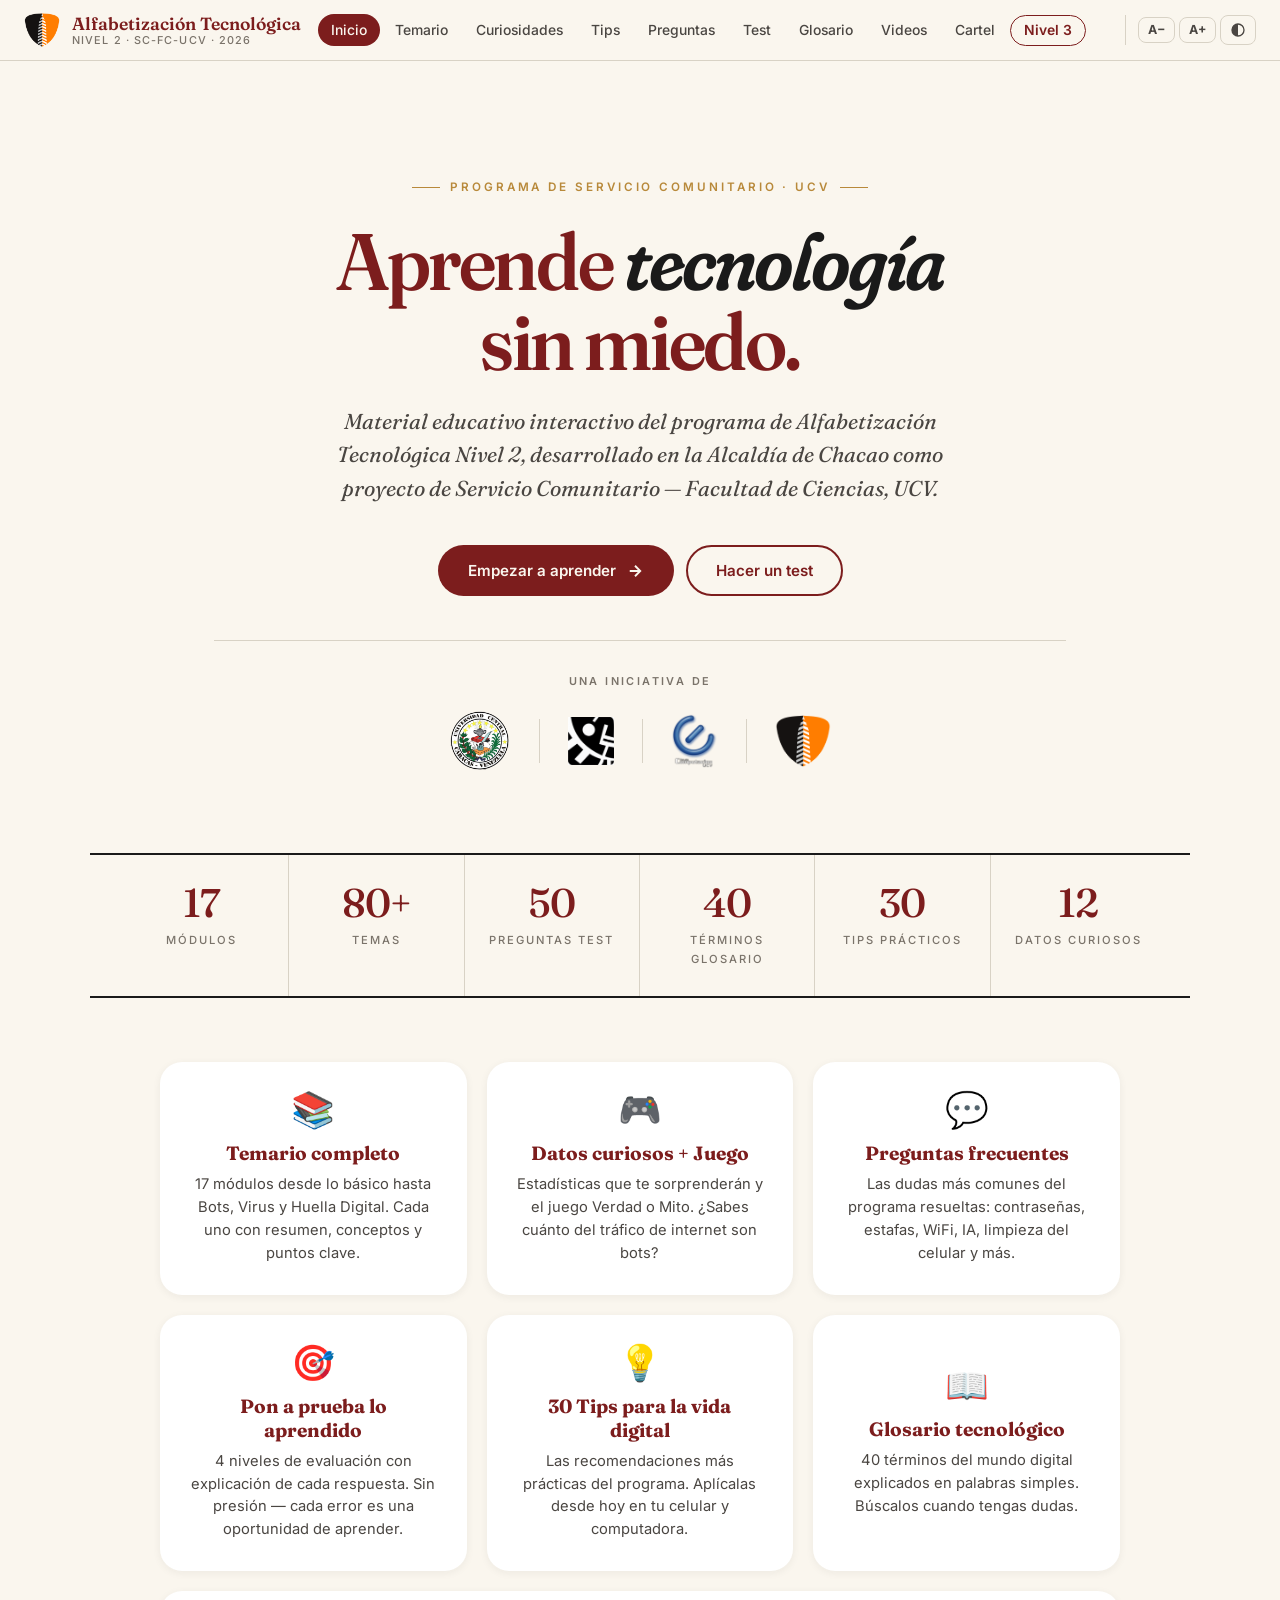
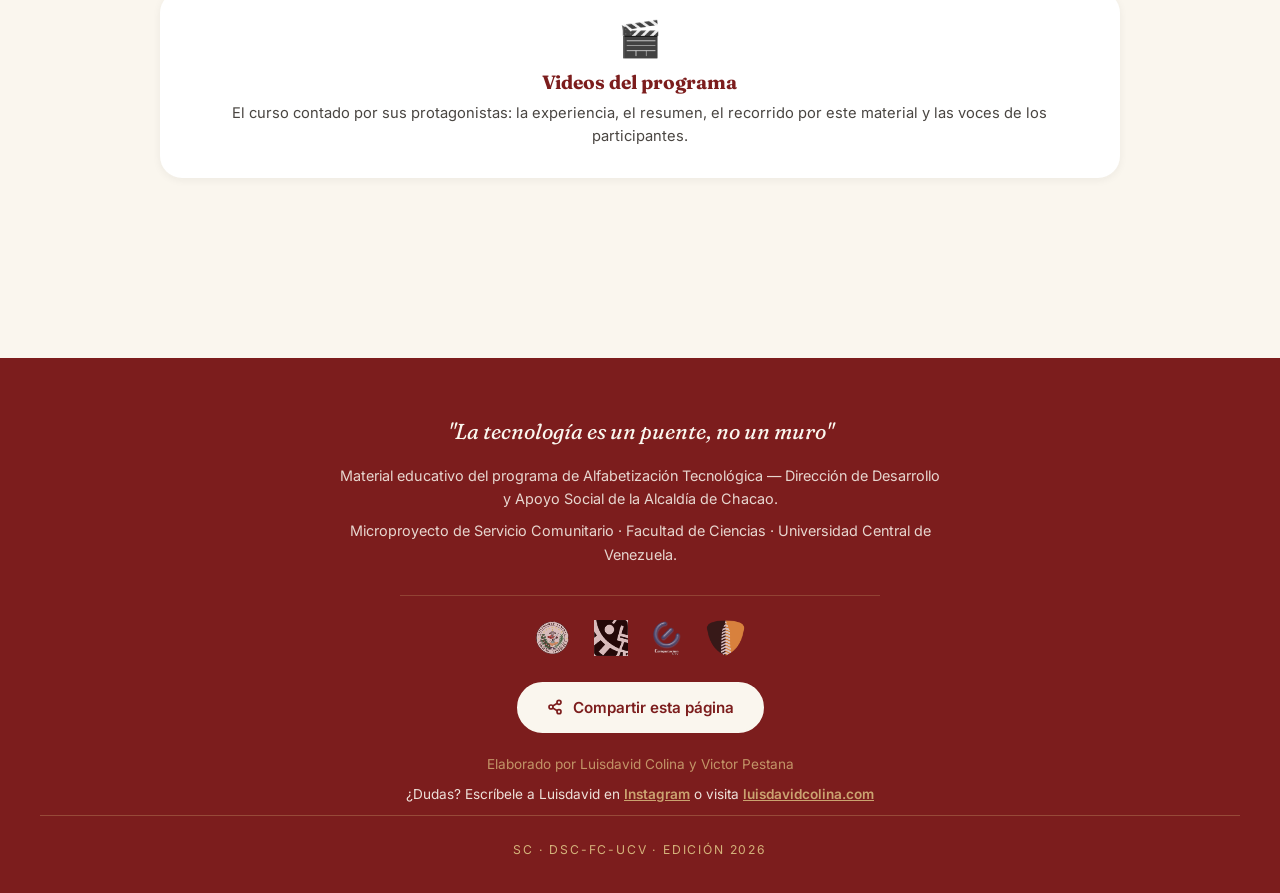
<file: index.html>
<!DOCTYPE html>
<html lang="es">
<head>
<meta charset="UTF-8">
<meta name="viewport" content="width=device-width, initial-scale=1.0">
<meta name="description" content="Material educativo interactivo del programa de Alfabetización Tecnológica Nivel 2 — Alcaldía de Chacao · UCV">
<title>Alfabetización Tecnológica · Nivel 2 · Material Educativo</title>
<link rel="canonical" href="https://alfabetizacion.luisdavidcolina.com/">
<meta name="theme-color" content="#7C1D1D">

<!-- Vista previa al compartir el enlace (WhatsApp, Facebook, Instagram, X) -->
<meta property="og:type" content="website">
<meta property="og:locale" content="es_VE">
<meta property="og:site_name" content="Alfabetización Tecnológica · UCV">
<meta property="og:title" content="Aprende tecnología sin miedo · Alfabetización Tecnológica">
<meta property="og:description" content="Material interactivo del programa de Alfabetización Tecnológica en la Alcaldía de Chacao. Temario, tips, tests, glosario y videos. Libre y gratis.">
<meta property="og:url" content="https://alfabetizacion.luisdavidcolina.com/">
<meta property="og:image" content="https://alfabetizacion.luisdavidcolina.com/assets/og-imagen.jpg">
<meta property="og:image:width" content="1200">
<meta property="og:image:height" content="630">
<meta property="og:image:alt" content="Aprende tecnología sin miedo. Material interactivo de Alfabetización Tecnológica.">
<meta name="twitter:card" content="summary_large_image">
<meta name="twitter:title" content="Aprende tecnología sin miedo · Alfabetización Tecnológica">
<meta name="twitter:description" content="Material interactivo del programa de Alfabetización Tecnológica en la Alcaldía de Chacao. Libre y gratis.">
<meta name="twitter:image" content="https://alfabetizacion.luisdavidcolina.com/assets/og-imagen.jpg">

<!-- Ícono y "agregar a pantalla de inicio" -->
<link rel="icon" href="assets/iconos/favicon.ico" sizes="32x32">
<link rel="icon" type="image/png" href="assets/iconos/icono-192.png" sizes="192x192">
<link rel="apple-touch-icon" href="assets/iconos/icono-180.png">
<link rel="manifest" href="manifest.webmanifest">
<link rel="preconnect" href="https://fonts.googleapis.com">
<link rel="preconnect" href="https://fonts.gstatic.com" crossorigin>
<link href="https://fonts.googleapis.com/css2?family=Fraunces:opsz,wght,SOFT,WONK@9..144,300..900,30..100,0..1&family=Inter:wght@300;400;500;600;700;800&display=swap" rel="stylesheet">
<link rel="stylesheet" href="css/styles.css">
</head>
<body>

<!-- Skip nav link (accesibilidad) -->
<a href="#main-content" class="skip-link">Saltar al contenido principal</a>

<!-- ============================== HEADER ============================== -->
<header class="header" role="banner">
  <div class="header-inner">
    <div class="brand" role="img" aria-label="Alfabetización Tecnológica — Material Educativo">
      <a href="index.html#section-inicio" class="brand-link" aria-label="Ir al inicio">
        <img src="assets/chacao.png" alt="" class="brand-icon" aria-hidden="true">
      </a>
      <div class="brand-text">
        Alfabetización Tecnológica
        <small><span id="brand-nivel">Nivel 2</span> · SC-FC-UCV · 2026</small>
      </div>
    </div>

    <button class="menu-toggle" id="menu-toggle" aria-expanded="false" aria-controls="nav" aria-label="Abrir menú de navegación">
      <svg width="24" height="24" viewBox="0 0 24 24" fill="none" stroke="currentColor" stroke-width="2.5" aria-hidden="true">
        <line x1="3" y1="6" x2="21" y2="6"/>
        <line x1="3" y1="12" x2="21" y2="12"/>
        <line x1="3" y1="18" x2="21" y2="18"/>
      </svg>
    </button>

    <!-- Un grupo por nivel. Al cambiar de nivel, los botones del otro se recogen en su botón "Nivel N" -->
    <nav class="nav sin-animacion" id="nav" data-nivel="2" role="navigation" aria-label="Navegación principal">
      <div class="nav-grupo" data-grupo="2">
        <button class="nav-nivel" data-nivel-ir="2">Nivel 2</button>
        <button class="nav-btn active" data-section="inicio" aria-current="page">Inicio</button>
        <button class="nav-btn" data-section="temario">Temario</button>
        <button class="nav-btn" data-section="curiosidades">Curiosidades</button>
        <button class="nav-btn" data-section="tips">Tips</button>
        <button class="nav-btn" data-section="faq">Preguntas</button>
        <button class="nav-btn" data-section="test">Test</button>
        <button class="nav-btn" data-section="glosario">Glosario</button>
        <button class="nav-btn" data-section="videos">Videos</button>
        <button class="nav-btn" data-section="cartel">Cartel</button>
      </div>
      <div class="nav-grupo" data-grupo="3">
        <button class="nav-nivel" data-nivel-ir="3">Nivel 3</button>
        <button class="nav-btn" data-section="nivel3">Temario</button>
      </div>
    </nav>

    <div class="header-tools" role="toolbar" aria-label="Herramientas de accesibilidad">
      <button class="tool-btn" id="font-decrease" aria-label="Reducir tamaño de texto" title="Texto más pequeño">A−</button>
      <button class="tool-btn" id="font-increase" aria-label="Aumentar tamaño de texto" title="Texto más grande">A+</button>
      <button class="tool-btn" id="contrast-toggle" aria-label="Activar modo alto contraste" aria-pressed="false" title="Alto contraste">
        <svg width="16" height="16" viewBox="0 0 24 24" fill="currentColor" aria-hidden="true"><path d="M12 2a10 10 0 1 0 0 20A10 10 0 0 0 12 2zm0 18V4a8 8 0 0 1 0 16z"/></svg>
      </button>
    </div>
  </div>
</header>

<!-- ============================== MAIN ============================== -->
<main id="main-content">

  <!-- ---- INICIO ---- -->
  <section class="section active" id="section-inicio" aria-label="Inicio">

    <div class="hero">
      <div class="hero-eyebrow" aria-hidden="true">Programa de Servicio Comunitario · UCV</div>
      <h1>Aprende <em>tecnología</em><br>sin miedo.</h1>
      <p class="hero-sub">
        Material educativo interactivo del programa de Alfabetización Tecnológica Nivel 2, desarrollado en la Alcaldía de Chacao como proyecto de Servicio Comunitario — Facultad de Ciencias, UCV.
      </p>
      <div class="hero-ctas">
        <button class="cta cta-primary" data-goto="temario">
          Empezar a aprender
          <svg width="18" height="18" viewBox="0 0 24 24" fill="none" stroke="currentColor" stroke-width="2.5" aria-hidden="true"><path d="M5 12h14M12 5l7 7-7 7"/></svg>
        </button>
        <button class="cta cta-secondary" data-goto="test">Hacer un test</button>
      </div>

      <div class="hero-instituciones" role="region" aria-label="Instituciones participantes">
        <span class="hero-inst-label">Una iniciativa de</span>
        <div class="hero-logos">
          <img src="assets/uni.png"    alt="Universidad Central de Venezuela" class="hero-logo hero-logo--ucv">
          <div class="hero-logos-sep" aria-hidden="true"></div>
          <img src="assets/facu.png"   alt="Facultad de Ciencias UCV"         class="hero-logo hero-logo--facu">
          <div class="hero-logos-sep" aria-hidden="true"></div>
          <img src="assets/escuela.png" alt="Escuela de Computación UCV"      class="hero-logo hero-logo--escuela">
          <div class="hero-logos-sep" aria-hidden="true"></div>
          <img src="assets/chacao.png" alt="Alcaldía de Chacao"               class="hero-logo hero-logo--chacao">
        </div>
      </div>
    </div>

    <div class="stats" id="stats-bar" role="region" aria-label="Estadísticas del curso"></div>

    <div class="inicio-cards" id="inicio-cards" role="list"></div>

  </section>

  <!-- ---- TEMARIO ---- -->
  <section class="section" id="section-temario" aria-label="Temario completo">
    <h2 class="section-title">Temario completo</h2>
    <p class="section-sub">Diecisiete módulos que recorren todo el programa: desde encender el computador hasta entender los Bots y tu Huella Digital. Toca cada tarjeta para ver el contenido detallado.</p>
    <div class="progress-banner" id="progress-banner" role="status" aria-live="polite"></div>
    <div class="modulos" id="modulos-container" role="list"></div>

    <div class="laminas-panel" aria-label="Láminas del curso">
      <div class="laminas-header">
        <svg width="22" height="22" viewBox="0 0 24 24" fill="none" stroke="currentColor" stroke-width="2" aria-hidden="true"><path d="M14 2H6a2 2 0 0 0-2 2v16a2 2 0 0 0 2 2h12a2 2 0 0 0 2-2V8z"/><polyline points="14 2 14 8 20 8"/><line x1="16" y1="13" x2="8" y2="13"/><line x1="16" y1="17" x2="8" y2="17"/><polyline points="10 9 9 9 8 9"/></svg>
        <h3>Láminas del curso</h3>
      </div>
      <p class="laminas-sub">Documentos PDF originales utilizados en clases — disponibles para descargar o consultar.</p>
      <ul class="laminas-list">
        <li><a class="lamina-link" href="laminas/Modulo%201%20Nivel%202%20SC.pdf%20(1).pdf" target="_blank" rel="noopener">
          <svg width="16" height="16" viewBox="0 0 24 24" fill="none" stroke="currentColor" stroke-width="2" aria-hidden="true"><path d="M14 2H6a2 2 0 0 0-2 2v16a2 2 0 0 0 2 2h12a2 2 0 0 0 2-2V8z"/><polyline points="14 2 14 8 20 8"/></svg>
          Módulo 1 — Office: Word, Excel, PowerPoint <span class="lamina-peso">PDF · 10 MB</span>
        </a></li>
        <li><a class="lamina-link" href="laminas/NIVEL%202_CLASES.pdf" target="_blank" rel="noopener">
          <svg width="16" height="16" viewBox="0 0 24 24" fill="none" stroke="currentColor" stroke-width="2" aria-hidden="true"><path d="M14 2H6a2 2 0 0 0-2 2v16a2 2 0 0 0 2 2h12a2 2 0 0 0 2-2V8z"/><polyline points="14 2 14 8 20 8"/></svg>
          Contraseñas e Inteligencia Artificial <span class="lamina-peso">PDF · 7 MB</span>
        </a></li>
        <li><a class="lamina-link" href="laminas/Entendiendo%20el%20WiFi%20en%20Casa.pdf" target="_blank" rel="noopener">
          <svg width="16" height="16" viewBox="0 0 24 24" fill="none" stroke="currentColor" stroke-width="2" aria-hidden="true"><path d="M14 2H6a2 2 0 0 0-2 2v16a2 2 0 0 0 2 2h12a2 2 0 0 0 2-2V8z"/><polyline points="14 2 14 8 20 8"/></svg>
          Entendiendo el WiFi en Casa <span class="lamina-peso">PDF · 2 MB</span>
        </a></li>
        <li><a class="lamina-link" href="laminas/Entendiendo%20el%20Modo%20Inc%C3%B3gnito%20para%20Adultos%20Mayores.pdf" target="_blank" rel="noopener">
          <svg width="16" height="16" viewBox="0 0 24 24" fill="none" stroke="currentColor" stroke-width="2" aria-hidden="true"><path d="M14 2H6a2 2 0 0 0-2 2v16a2 2 0 0 0 2 2h12a2 2 0 0 0 2-2V8z"/><polyline points="14 2 14 8 20 8"/></svg>
          Modo Incógnito <span class="lamina-peso">PDF · 2 MB</span>
        </a></li>
        <li><a class="lamina-link" href="laminas/La%20Internet%20de%20las%20Cosas%20(IoT).pdf" target="_blank" rel="noopener">
          <svg width="16" height="16" viewBox="0 0 24 24" fill="none" stroke="currentColor" stroke-width="2" aria-hidden="true"><path d="M14 2H6a2 2 0 0 0-2 2v16a2 2 0 0 0 2 2h12a2 2 0 0 0 2-2V8z"/><polyline points="14 2 14 8 20 8"/></svg>
          Internet de las Cosas (IoT) <span class="lamina-peso">PDF · 3 MB</span>
        </a></li>
        <li><a class="lamina-link" href="laminas/Introducci%C3%B3n%20al%20E-commerce%20Seguro.pdf" target="_blank" rel="noopener">
          <svg width="16" height="16" viewBox="0 0 24 24" fill="none" stroke="currentColor" stroke-width="2" aria-hidden="true"><path d="M14 2H6a2 2 0 0 0-2 2v16a2 2 0 0 0 2 2h12a2 2 0 0 0 2-2V8z"/><polyline points="14 2 14 8 20 8"/></svg>
          Introducción al E-commerce Seguro <span class="lamina-peso">PDF · 3 MB</span>
        </a></li>
        <li><a class="lamina-link" href="laminas/Todo%20sobre%20Virus%20Inform%C3%A1ticos%20(1).pdf" target="_blank" rel="noopener">
          <svg width="16" height="16" viewBox="0 0 24 24" fill="none" stroke="currentColor" stroke-width="2" aria-hidden="true"><path d="M14 2H6a2 2 0 0 0-2 2v16a2 2 0 0 0 2 2h12a2 2 0 0 0 2-2V8z"/><polyline points="14 2 14 8 20 8"/></svg>
          Todo sobre Virus Informáticos <span class="lamina-peso">PDF · 3 MB</span>
        </a></li>
        <li><a class="lamina-link" href="laminas/La%20Revoluci%C3%B3n%20de%20los%20Bots.pdf" target="_blank" rel="noopener">
          <svg width="16" height="16" viewBox="0 0 24 24" fill="none" stroke="currentColor" stroke-width="2" aria-hidden="true"><path d="M14 2H6a2 2 0 0 0-2 2v16a2 2 0 0 0 2 2h12a2 2 0 0 0 2-2V8z"/><polyline points="14 2 14 8 20 8"/></svg>
          La Revolución de los Bots <span class="lamina-peso">PDF · 2 MB</span>
        </a></li>
        <li><a class="lamina-link" href="laminas/Obsolescencia%20Programada.pdf" target="_blank" rel="noopener">
          <svg width="16" height="16" viewBox="0 0 24 24" fill="none" stroke="currentColor" stroke-width="2" aria-hidden="true"><path d="M14 2H6a2 2 0 0 0-2 2v16a2 2 0 0 0 2 2h12a2 2 0 0 0 2-2V8z"/><polyline points="14 2 14 8 20 8"/></svg>
          Obsolescencia Programada <span class="lamina-peso">PDF · 2 MB</span>
        </a></li>
        <li><a class="lamina-link" href="laminas/Publicidad%20Digital%20para%20Adultos%20Mayores.pdf" target="_blank" rel="noopener">
          <svg width="16" height="16" viewBox="0 0 24 24" fill="none" stroke="currentColor" stroke-width="2" aria-hidden="true"><path d="M14 2H6a2 2 0 0 0-2 2v16a2 2 0 0 0 2 2h12a2 2 0 0 0 2-2V8z"/><polyline points="14 2 14 8 20 8"/></svg>
          Publicidad Digital <span class="lamina-peso">PDF · 2 MB</span>
        </a></li>
        <li><a class="lamina-link" href="laminas/Huella%20Digital%20y%20Derecho%20al%20Olvido.pdf" target="_blank" rel="noopener">
          <svg width="16" height="16" viewBox="0 0 24 24" fill="none" stroke="currentColor" stroke-width="2" aria-hidden="true"><path d="M14 2H6a2 2 0 0 0-2 2v16a2 2 0 0 0 2 2h12a2 2 0 0 0 2-2V8z"/><polyline points="14 2 14 8 20 8"/></svg>
          Huella Digital y Derecho al Olvido <span class="lamina-peso">PDF · 2 MB</span>
        </a></li>
        <li><a class="lamina-link" href="laminas/Gu%C3%ADa%20de%20Limpieza%20Total%20del%20Celular.pdf" target="_blank" rel="noopener">
          <svg width="16" height="16" viewBox="0 0 24 24" fill="none" stroke="currentColor" stroke-width="2" aria-hidden="true"><path d="M14 2H6a2 2 0 0 0-2 2v16a2 2 0 0 0 2 2h12a2 2 0 0 0 2-2V8z"/><polyline points="14 2 14 8 20 8"/></svg>
          Guía de Limpieza Total del Celular <span class="lamina-peso">PDF · 2 MB</span>
        </a></li>
      </ul>
    </div>

  </section>

  <!-- ---- CURIOSIDADES ---- -->
  <section class="section" id="section-curiosidades" aria-label="Datos curiosos y juego">
    <h2 class="section-title">Datos que te sorprenderán</h2>
    <p class="section-sub">Estadísticas reales del mundo digital que quizás no conocías — y un juego para poner a prueba lo que sabes.</p>

    <div class="tabs-bar" role="tablist" aria-label="Secciones de Curiosidades">
      <button class="tab-btn active" role="tab" aria-selected="true" data-tab="datos" aria-controls="tab-datos">📊 Datos Curiosos</button>
      <button class="tab-btn" role="tab" aria-selected="false" data-tab="verdad-mito" aria-controls="tab-verdad-mito">🎮 Verdad o Mito</button>
    </div>

    <div id="tab-datos" role="tabpanel" aria-label="Datos curiosos">
      <div class="filtros-curiosidades" role="group" aria-label="Filtrar por tema"></div>
      <div class="curiosidades-grid" id="curiosidades-container"></div>
    </div>

    <div id="tab-verdad-mito" role="tabpanel" aria-label="Juego Verdad o Mito" hidden>
      <div class="verdad-mito-intro">
        <p>¿Es esto verdad o es un mito? Toca cada tarjeta para descubrirlo.</p>
        <div class="vm-score" id="vm-score" aria-live="polite"></div>
      </div>
      <div class="vm-grid" id="vm-container" role="list"></div>
      <div class="vm-reset" id="vm-reset" hidden>
        <button class="cta cta-primary" id="vm-reset-btn">Volver a jugar</button>
      </div>
    </div>
  </section>

  <!-- ---- TIPS ---- -->
  <section class="section" id="section-tips" aria-label="Tips prácticos">
    <h2 class="section-title">30 Tips que cambiarán tu vida digital</h2>
    <p class="section-sub">Las recomendaciones más importantes del programa, condensadas para que las apliques desde hoy.</p>
    <div class="tips-filtros" role="group" aria-label="Filtrar tips"></div>
    <div id="tips-container" role="list"></div>
  </section>

  <!-- ---- FAQ ---- -->
  <section class="section" id="section-faq" aria-label="Preguntas frecuentes">
    <h2 class="section-title">Preguntas Frecuentes</h2>
    <p class="section-sub">Las dudas más comunes que surgieron durante el programa, resueltas con claridad y sin tecnicismos.</p>

    <div class="faq-categoria" role="group" aria-label="Filtrar por categoría">
      <button class="cat-btn active" data-cat="todas">Todas</button>
      <button class="cat-btn" data-cat="basico">Lo Básico</button>
      <button class="cat-btn" data-cat="seguridad">Seguridad</button>
      <button class="cat-btn" data-cat="internet">Internet y Redes</button>
      <button class="cat-btn" data-cat="ia">IA y Futuro</button>
      <button class="cat-btn" data-cat="celular">Celular</button>
    </div>

    <div class="search-wrap" role="search">
      <label for="faq-search" class="sr-only">Buscar en preguntas frecuentes</label>
      <svg class="search-icon" width="20" height="20" viewBox="0 0 24 24" fill="none" stroke="currentColor" stroke-width="2" aria-hidden="true"><circle cx="11" cy="11" r="8"/><path d="M21 21l-4.35-4.35"/></svg>
      <input type="search" class="search-input" id="faq-search" placeholder="Busca una pregunta..." autocomplete="off">
    </div>

    <div class="faq-list" id="faq-list" role="list" aria-live="polite"></div>
  </section>

  <!-- ---- TEST ---- -->
  <section class="section" id="section-test" aria-label="Tests interactivos">
    <h2 class="section-title">Test Interactivo</h2>
    <p class="section-sub">Pon a prueba lo aprendido. Cada respuesta te explica por qué es correcta o incorrecta. ¡No te preocupes si te equivocas!</p>

    <div class="test-wrap">
      <div id="test-seleccion"></div>
      <div class="test-progreso" id="test-progreso" aria-live="polite"></div>
    </div>
  </section>

  <!-- ---- GLOSARIO ---- -->
  <section class="section" id="section-glosario" aria-label="Glosario tecnológico">
    <h2 class="section-title">Glosario Tecnológico</h2>
    <p class="section-sub">40 términos del mundo digital explicados en palabras simples. Búscalos por letra o por nombre.</p>

    <div class="search-wrap" role="search">
      <label for="glosario-search" class="sr-only">Buscar término en glosario</label>
      <svg class="search-icon" width="20" height="20" viewBox="0 0 24 24" fill="none" stroke="currentColor" stroke-width="2" aria-hidden="true"><circle cx="11" cy="11" r="8"/><path d="M21 21l-4.35-4.35"/></svg>
      <input type="search" class="search-input" id="glosario-search" placeholder="Busca un término..." autocomplete="off">
    </div>

    <div class="az-filter" id="az-filter" role="group" aria-label="Filtrar por letra"></div>
    <div class="glosario-grid" id="glosario-container" role="list" aria-live="polite"></div>
  </section>

  <!-- ---- VIDEOS ---- -->
  <section class="section" id="section-videos" aria-label="Videos del programa">
    <h2 class="section-title">Videos del programa</h2>
    <p class="section-sub">El curso contado en primera persona: cómo se vivió, qué se aprendió y cómo usar este material. Toca un video para verlo aquí mismo.</p>
    <div class="videos-grid" role="list">
      <article class="video-card" role="listitem">
        <button class="video-play" data-video="BWZ9e9ob7ZA" aria-label="Reproducir el video: Mi experiencia">
          <img src="https://i.ytimg.com/vi/BWZ9e9ob7ZA/hqdefault.jpg" alt="" loading="lazy">
          <span class="video-icono" aria-hidden="true"><svg width="30" height="30" viewBox="0 0 24 24" fill="currentColor"><path d="M8 5v14l11-7z"/></svg></span>
        </button>
        <div class="video-info">
          <h3>Mi experiencia</h3>
          <p>Luisdavid cuenta lo que le dejó el programa y a quiénes quiere agradecer.</p>
          <a href="https://youtube.com/shorts/BWZ9e9ob7ZA" target="_blank" rel="noopener">Ver en YouTube</a>
        </div>
      </article>
      <article class="video-card" role="listitem">
        <button class="video-play" data-video="G0kb4sAjSRo" aria-label="Reproducir el video: El programa en un minuto">
          <img src="https://i.ytimg.com/vi/G0kb4sAjSRo/hqdefault.jpg" alt="" loading="lazy">
          <span class="video-icono" aria-hidden="true"><svg width="30" height="30" viewBox="0 0 24 24" fill="currentColor"><path d="M8 5v14l11-7z"/></svg></span>
        </button>
        <div class="video-info">
          <h3>El programa en un minuto</h3>
          <p>Objetivos, temas y resultados del curso, con subtítulos.</p>
          <a href="https://youtube.com/shorts/G0kb4sAjSRo" target="_blank" rel="noopener">Ver en YouTube</a>
        </div>
      </article>
      <article class="video-card" role="listitem">
        <button class="video-play" data-video="2xnCTKlc8nM" aria-label="Reproducir el video: Así funciona este material">
          <img src="https://i.ytimg.com/vi/2xnCTKlc8nM/hqdefault.jpg" alt="" loading="lazy">
          <span class="video-icono" aria-hidden="true"><svg width="30" height="30" viewBox="0 0 24 24" fill="currentColor"><path d="M8 5v14l11-7z"/></svg></span>
        </button>
        <div class="video-info">
          <h3>Así funciona este material</h3>
          <p>Un recorrido por esta página: temario, tips, tests y más.</p>
          <a href="https://youtube.com/shorts/2xnCTKlc8nM" target="_blank" rel="noopener">Ver en YouTube</a>
        </div>
      </article>
      <article class="video-card" role="listitem">
        <button class="video-play" data-video="OjBh6FYxokQ" aria-label="Reproducir el video: Voces de los participantes">
          <img src="https://i.ytimg.com/vi/OjBh6FYxokQ/hqdefault.jpg" alt="" loading="lazy">
          <span class="video-icono" aria-hidden="true"><svg width="30" height="30" viewBox="0 0 24 24" fill="currentColor"><path d="M8 5v14l11-7z"/></svg></span>
        </button>
        <div class="video-info">
          <h3>Voces de los participantes</h3>
          <p>Néstor y Jennie cuentan cómo vivieron el curso.</p>
          <a href="https://youtube.com/shorts/OjBh6FYxokQ" target="_blank" rel="noopener">Ver en YouTube</a>
        </div>
      </article>
    </div>
  </section>

  <!-- ---- CARTEL ---- -->
  <section class="section" id="section-cartel" aria-label="Cartel del programa">
    <h2 class="section-title">Cartel del programa</h2>
    <p class="section-sub">Resumen visual del programa de Alfabetización Tecnológica Nivel 2 — Alcaldía de Chacao · UCV.</p>

    <div class="cartel-showcase">
      <div class="cartel-preview">
        <a href="cartel/Cartel_Digital_Luisdavid_Colina.pdf" target="_blank" rel="noopener" aria-label="Ver cartel en PDF">
          <img src="cartel/Cartel_Digital_Luisdavid_Colina.jpg" alt="Cartel del programa de Alfabetización Tecnológica" class="cartel-img">
          <div class="cartel-overlay" aria-hidden="true">
            <svg width="28" height="28" viewBox="0 0 24 24" fill="none" stroke="currentColor" stroke-width="2"><path d="M1 12s4-8 11-8 11 8 11 8-4 8-11 8-11-8-11-8z"/><circle cx="12" cy="12" r="3"/></svg>
            Ver en PDF
          </div>
        </a>
      </div>
      <div class="cartel-info">
        <h3 class="cartel-titulo">Cartel Digital</h3>
        <p class="cartel-desc">Diseñado como material de divulgación del programa. Toca la imagen para verlo en pantalla completa o descárgalo en el formato que prefieras.</p>
        <div class="cartel-btns">
          <a class="cta cta-primary" href="cartel/Cartel_Digital_Luisdavid_Colina.pdf" target="_blank" rel="noopener">
            <svg width="16" height="16" viewBox="0 0 24 24" fill="none" stroke="currentColor" stroke-width="2.5" aria-hidden="true"><path d="M14 2H6a2 2 0 0 0-2 2v16a2 2 0 0 0 2 2h12a2 2 0 0 0 2-2V8z"/><polyline points="14 2 14 8 20 8"/></svg>
            Ver PDF
          </a>
          <a class="cta cta-secondary" href="cartel/Cartel_Digital_Luisdavid_Colina.jpg" download>
            <svg width="16" height="16" viewBox="0 0 24 24" fill="none" stroke="currentColor" stroke-width="2.5" aria-hidden="true"><path d="M21 15v4a2 2 0 0 1-2 2H5a2 2 0 0 1-2-2v-4"/><polyline points="7 10 12 15 17 10"/><line x1="12" y1="15" x2="12" y2="3"/></svg>
            Descargar imagen
          </a>
        </div>
      </div>
    </div>
  </section>

  <!-- ---- NIVEL 3 ---- -->
  <section class="section" id="section-nivel3" aria-label="Temario del Nivel 3">
    <h2 class="section-title">Temario del Nivel 3</h2>
    <p class="section-sub">Emprendimiento digital: cada módulo es una clase, con su paso a paso y las láminas que usamos. Toca cada tarjeta para ver el contenido detallado.</p>
    <p class="nivel-aviso">🛠️ <strong>Curso en desarrollo.</strong> Iremos sumando módulos a medida que avancen las clases.</p>
    <p class="nivel-aviso">📝 <strong>Tarea: tu primer video vertical.</strong> Edítalo con Edits y publícalo en Instagram y TikTok. Se entrega el 24 de noviembre, en clase.
      <a href="laminas/nivel3/tarea-primer-video-vertical.pdf" target="_blank" rel="noopener">Ver la guía de la tarea (PDF · 1.5 MB)</a></p>
    <div class="progress-banner" id="progress-banner-n3" role="status" aria-live="polite"></div>
    <div class="modulos" id="modulos-container-n3" role="list"></div>
  </section>

</main>

<!-- ============================== FOOTER ============================== -->
<footer class="footer" role="contentinfo">
  <div class="footer-inner">
    <div class="footer-marca">"La tecnología es un puente, no un muro"</div>
    <p>Material educativo del programa de Alfabetización Tecnológica — Dirección de Desarrollo y Apoyo Social de la Alcaldía de Chacao.</p>
    <p>Microproyecto de Servicio Comunitario · Facultad de Ciencias · Universidad Central de Venezuela.</p>
    <div class="footer-logos-small" aria-label="Instituciones participantes">
      <img src="assets/uni.png"     alt="UCV"                   class="footer-logo-sm">
      <img src="assets/facu.png"    alt="Facultad de Ciencias"  class="footer-logo-sm">
      <img src="assets/escuela.png" alt="Escuela Computación"   class="footer-logo-sm">
      <img src="assets/chacao.png"  alt="Alcaldía de Chacao"    class="footer-logo-sm">
    </div>
    <div class="footer-compartir">
      <button class="cta footer-btn" id="btn-compartir" type="button">
        <svg width="16" height="16" viewBox="0 0 24 24" fill="none" stroke="currentColor" stroke-width="2.5" aria-hidden="true"><circle cx="18" cy="5" r="3"/><circle cx="6" cy="12" r="3"/><circle cx="18" cy="19" r="3"/><path d="M8.6 13.5l6.8 4M15.4 6.5l-6.8 4"/></svg>
        Compartir esta página
      </button>
    </div>
    <div class="footer-autores">Elaborado por Luisdavid Colina y Victor Pestana</div>
    <div class="footer-contacto">¿Dudas? Escríbele a Luisdavid en
      <a href="https://www.instagram.com/luisdavid.colina/" target="_blank" rel="noopener">Instagram</a> o visita
      <a href="https://www.luisdavidcolina.com" target="_blank" rel="noopener">luisdavidcolina.com</a></div>
    <div class="footer-meta">SC · DSC-FC-UCV · Edición 2026</div>
  </div>
</footer>

<!-- Toast notification -->
<div class="toast" id="toast" role="alert" aria-live="assertive" aria-atomic="true" aria-hidden="true" style="display:none"></div>

<!-- Scripts — orden importante: datos primero, luego app -->
<script src="js/data/modulos.js"></script>
<script src="js/data/nivel3.js"></script>
<script src="js/data/tips.js"></script>
<script src="js/data/faqs.js"></script>
<script src="js/data/tests.js"></script>
<script src="js/data/curiosidades.js"></script>
<script src="js/data/glosario.js"></script>
<script src="js/app.js"></script>

</body>
</html>
</file>
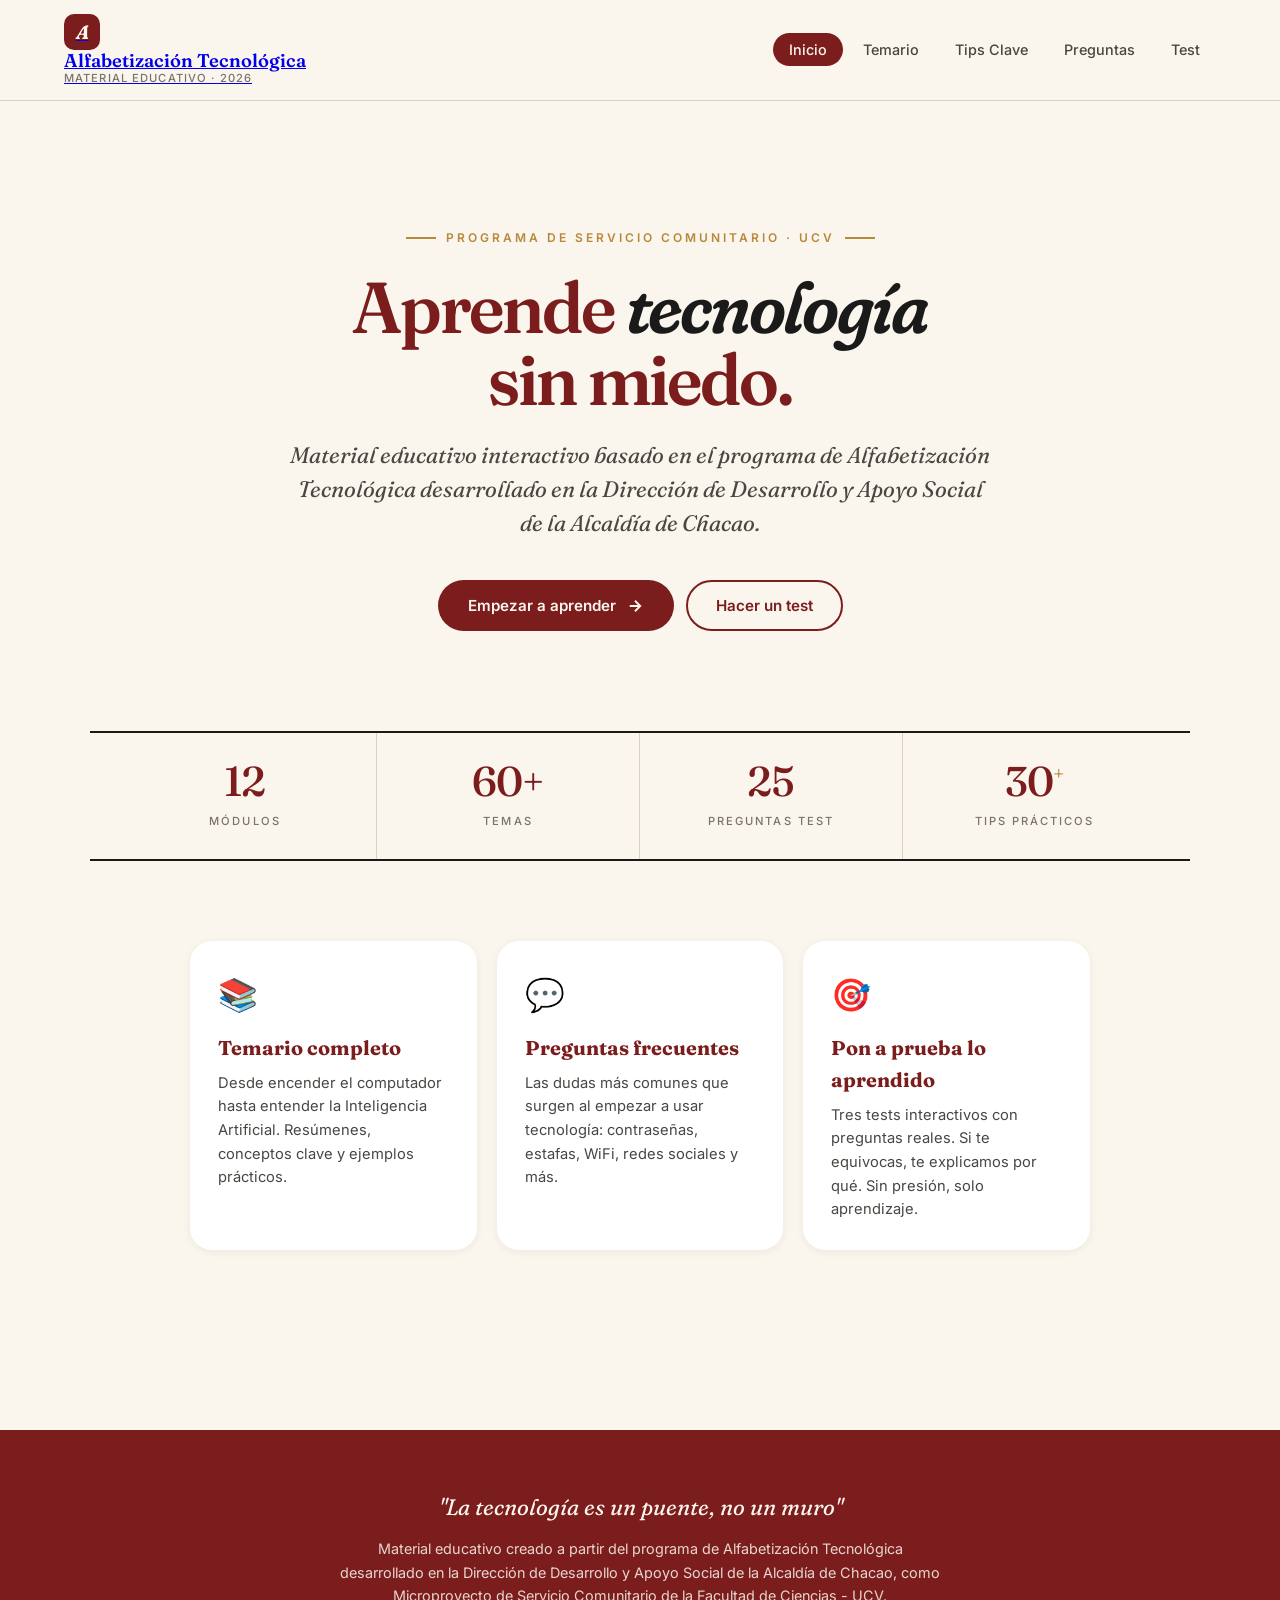
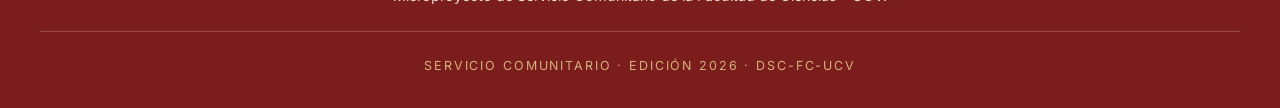
<file: Material_Educativo_Alfabetizacion_Tecnologica.html>
<!DOCTYPE html>
<html lang="es">
<head>
<meta charset="UTF-8">
<meta name="viewport" content="width=device-width, initial-scale=1.0">
<title>Alfabetización Tecnológica · Material Educativo</title>
<link rel="preconnect" href="https://fonts.googleapis.com">
<link rel="preconnect" href="https://fonts.gstatic.com" crossorigin>
<link href="https://fonts.googleapis.com/css2?family=Fraunces:opsz,wght,SOFT,WONK@9..144,300..900,30..100,0..1&family=Inter:wght@300;400;500;600;700;800&display=swap" rel="stylesheet">

<style>
/* =========================================================
   MATERIAL EDUCATIVO INTERACTIVO
   Alfabetización Tecnológica · Programa SC-FC-UCV
   Funciona en desktop y móvil
   ========================================================= */

:root {
  --vinotinto: #7C1D1D;
  --vinotinto-light: #A03333;
  --vinotinto-soft: rgba(124, 29, 29, 0.08);
  --crema: #FAF6EE;
  --crema-dark: #F2EBDA;
  --dorado: #B8893A;
  --dorado-light: #D4B27A;
  --tinta: #1A1A1A;
  --tinta-soft: #4A4642;
  --gris: #7A736A;
  --gris-light: #D8D2C5;
  --verde-ok: #2D7D5A;
  --rojo-error: #C04444;
  --amarillo: #E8B547;
  --azul: #2C6BB0;

  --shadow-sm: 0 2px 8px rgba(26, 26, 26, 0.06);
  --shadow-md: 0 8px 24px rgba(26, 26, 26, 0.10);
  --shadow-lg: 0 20px 60px rgba(26, 26, 26, 0.15);

  --radius-sm: 8px;
  --radius-md: 14px;
  --radius-lg: 22px;

  --serif: "Fraunces", Georgia, serif;
  --sans: "Inter", system-ui, sans-serif;
}

* { box-sizing: border-box; margin: 0; padding: 0; }

html { scroll-behavior: smooth; }

body {
  font-family: var(--sans);
  background: var(--crema);
  color: var(--tinta);
  line-height: 1.6;
  -webkit-font-smoothing: antialiased;
  overflow-x: hidden;
}

/* ===================== HEADER STICKY ===================== */
.header {
  position: sticky;
  top: 0;
  z-index: 100;
  background: rgba(250, 246, 238, 0.95);
  backdrop-filter: blur(12px);
  -webkit-backdrop-filter: blur(12px);
  border-bottom: 1px solid var(--gris-light);
  padding: 14px 0;
}

.header-inner {
  max-width: 1200px;
  margin: 0 auto;
  padding: 0 24px;
  display: flex;
  align-items: center;
  justify-content: space-between;
  gap: 24px;
}

.brand {
  display: flex;
  align-items: center;
  gap: 12px;
  font-family: var(--serif);
  font-size: 1.15rem;
  font-weight: 600;
  color: var(--vinotinto);
  font-variation-settings: "SOFT" 30, "WONK" 0;
}

.brand-icon {
  width: 36px;
  height: 36px;
  background: var(--vinotinto);
  border-radius: 10px;
  display: flex;
  align-items: center;
  justify-content: center;
  color: var(--crema);
  font-weight: 700;
  font-family: var(--serif);
  font-style: italic;
  font-size: 1.2rem;
}

.brand-text { line-height: 1.2; }
.brand-text small {
  display: block;
  font-family: var(--sans);
  font-size: 0.7rem;
  font-weight: 500;
  color: var(--gris);
  letter-spacing: 0.1em;
  text-transform: uppercase;
}

/* Nav */
.nav {
  display: flex;
  gap: 4px;
  align-items: center;
}

.nav-btn {
  font-family: var(--sans);
  font-size: 0.9rem;
  font-weight: 500;
  color: var(--tinta-soft);
  background: transparent;
  border: none;
  padding: 8px 16px;
  border-radius: 999px;
  cursor: pointer;
  transition: all 0.2s ease;
  white-space: nowrap;
}

.nav-btn:hover {
  background: var(--vinotinto-soft);
  color: var(--vinotinto);
}

.nav-btn.active {
  background: var(--vinotinto);
  color: var(--crema);
}

.menu-toggle {
  display: none;
  background: transparent;
  border: none;
  cursor: pointer;
  padding: 8px;
  color: var(--vinotinto);
}

@media (max-width: 820px) {
  .menu-toggle { display: flex; }
  .nav {
    position: absolute;
    top: 100%;
    left: 0;
    right: 0;
    background: var(--crema);
    flex-direction: column;
    padding: 16px;
    gap: 4px;
    border-bottom: 1px solid var(--gris-light);
    box-shadow: var(--shadow-md);
    max-height: 0;
    overflow: hidden;
    transition: max-height 0.3s ease;
  }
  .nav.open { max-height: 400px; }
  .nav-btn { width: 100%; text-align: left; padding: 12px 16px; }
}

/* ===================== HERO ===================== */
.hero {
  padding: 80px 24px 60px;
  max-width: 1200px;
  margin: 0 auto;
  text-align: center;
  position: relative;
}

.hero-eyebrow {
  font-size: 0.75rem;
  font-weight: 600;
  letter-spacing: 0.25em;
  text-transform: uppercase;
  color: var(--dorado);
  margin-bottom: 24px;
  display: inline-flex;
  align-items: center;
  gap: 10px;
}

.hero-eyebrow::before,
.hero-eyebrow::after {
  content: "";
  width: 30px;
  height: 1.5px;
  background: var(--dorado);
}

.hero h1 {
  font-family: var(--serif);
  font-size: clamp(2.4rem, 6vw, 4.5rem);
  font-weight: 600;
  line-height: 1;
  letter-spacing: -0.03em;
  color: var(--vinotinto);
  font-variation-settings: "SOFT" 30, "WONK" 0;
  margin-bottom: 24px;
}

.hero h1 em {
  font-style: italic;
  color: var(--tinta);
  font-variation-settings: "SOFT" 100, "WONK" 1;
}

.hero-sub {
  font-family: var(--serif);
  font-style: italic;
  font-size: clamp(1.1rem, 2.2vw, 1.4rem);
  color: var(--tinta-soft);
  max-width: 700px;
  margin: 0 auto 40px;
  line-height: 1.5;
}

/* CTA principales */
.hero-ctas {
  display: flex;
  flex-wrap: wrap;
  gap: 12px;
  justify-content: center;
  margin-top: 32px;
}

.cta {
  font-family: var(--sans);
  font-size: 0.95rem;
  font-weight: 600;
  padding: 14px 28px;
  border-radius: 999px;
  cursor: pointer;
  transition: all 0.25s ease;
  border: 2px solid transparent;
  display: inline-flex;
  align-items: center;
  gap: 10px;
}

.cta-primary {
  background: var(--vinotinto);
  color: var(--crema);
}
.cta-primary:hover {
  background: var(--tinta);
  transform: translateY(-2px);
  box-shadow: var(--shadow-md);
}

.cta-secondary {
  background: transparent;
  color: var(--vinotinto);
  border-color: var(--vinotinto);
}
.cta-secondary:hover {
  background: var(--vinotinto);
  color: var(--crema);
}

/* ===================== STATS BAR ===================== */
.stats {
  max-width: 1100px;
  margin: 40px auto 80px;
  padding: 0 24px;
  display: grid;
  grid-template-columns: repeat(auto-fit, minmax(140px, 1fr));
  gap: 0;
  border-top: 2px solid var(--tinta);
  border-bottom: 2px solid var(--tinta);
}

.stat {
  padding: 28px 16px;
  text-align: center;
  border-right: 1px solid var(--gris-light);
}

.stat:last-child { border-right: none; }

.stat-num {
  font-family: var(--serif);
  font-size: 2.6rem;
  font-weight: 500;
  color: var(--vinotinto);
  line-height: 1;
  letter-spacing: -0.02em;
}

.stat-num sup { font-size: 1.3rem; color: var(--dorado); }

.stat-label {
  font-size: 0.7rem;
  font-weight: 500;
  letter-spacing: 0.18em;
  text-transform: uppercase;
  color: var(--gris);
  margin-top: 10px;
}

@media (max-width: 600px) {
  .stat { border-right: none; border-bottom: 1px solid var(--gris-light); }
  .stat:last-child { border-bottom: none; }
}

/* ===================== SECCIONES ===================== */
.section {
  display: none;
  max-width: 1200px;
  margin: 0 auto;
  padding: 40px 24px 100px;
  animation: fadeIn 0.4s ease;
}

.section.active { display: block; }

@keyframes fadeIn {
  from { opacity: 0; transform: translateY(12px); }
  to { opacity: 1; transform: translateY(0); }
}

.section-title {
  font-family: var(--serif);
  font-size: clamp(2rem, 5vw, 3rem);
  font-weight: 600;
  color: var(--vinotinto);
  letter-spacing: -0.02em;
  line-height: 1.05;
  margin-bottom: 12px;
  font-variation-settings: "SOFT" 30, "WONK" 0;
}

.section-sub {
  font-family: var(--serif);
  font-style: italic;
  font-size: 1.2rem;
  color: var(--tinta-soft);
  max-width: 720px;
  margin-bottom: 48px;
}

/* ===================== TEMARIO: MÓDULOS ===================== */
.modulos {
  display: grid;
  grid-template-columns: repeat(auto-fit, minmax(280px, 1fr));
  gap: 20px;
  margin-bottom: 60px;
}

.modulo-card {
  background: white;
  border-radius: var(--radius-lg);
  padding: 28px;
  cursor: pointer;
  transition: all 0.3s ease;
  border: 2px solid transparent;
  position: relative;
  overflow: hidden;
}

.modulo-card:hover {
  transform: translateY(-4px);
  box-shadow: var(--shadow-md);
  border-color: var(--vinotinto-soft);
}

.modulo-card.expanded {
  border-color: var(--vinotinto);
  background: linear-gradient(135deg, white 0%, var(--crema-dark) 100%);
}

.modulo-num {
  font-family: var(--serif);
  font-style: italic;
  font-size: 2.6rem;
  color: var(--dorado);
  line-height: 1;
  font-variation-settings: "SOFT" 80, "WONK" 1;
  margin-bottom: 8px;
}

.modulo-titulo {
  font-family: var(--serif);
  font-size: 1.35rem;
  font-weight: 600;
  color: var(--vinotinto);
  margin-bottom: 12px;
  line-height: 1.2;
}

.modulo-desc {
  font-size: 0.95rem;
  color: var(--tinta-soft);
  margin-bottom: 16px;
}

.modulo-temas {
  display: flex;
  flex-wrap: wrap;
  gap: 6px;
  margin-top: 16px;
}

.tema-chip {
  font-size: 0.72rem;
  background: var(--vinotinto-soft);
  color: var(--vinotinto);
  padding: 4px 10px;
  border-radius: 999px;
  font-weight: 500;
}

/* Contenido expandido del módulo */
.modulo-contenido {
  max-height: 0;
  overflow: hidden;
  transition: max-height 0.4s ease;
}

.modulo-card.expanded .modulo-contenido {
  max-height: 5000px;
  margin-top: 24px;
  padding-top: 24px;
  border-top: 1px solid var(--gris-light);
}

.modulo-seccion {
  margin-bottom: 24px;
}

.modulo-seccion h4 {
  font-family: var(--serif);
  font-size: 1.05rem;
  font-weight: 600;
  color: var(--tinta);
  margin-bottom: 10px;
  display: flex;
  align-items: center;
  gap: 8px;
}

.modulo-seccion h4::before {
  content: "";
  width: 4px;
  height: 16px;
  background: var(--dorado);
  border-radius: 2px;
}

.modulo-seccion p,
.modulo-seccion li {
  font-size: 0.92rem;
  color: var(--tinta-soft);
  line-height: 1.65;
}

.modulo-seccion ul {
  list-style: none;
  padding: 0;
}

.modulo-seccion ul li {
  padding-left: 22px;
  position: relative;
  margin-bottom: 6px;
}

.modulo-seccion ul li::before {
  content: "→";
  position: absolute;
  left: 0;
  color: var(--dorado);
  font-weight: 600;
}

.puntos-clave {
  background: var(--vinotinto);
  color: var(--crema);
  border-radius: var(--radius-md);
  padding: 20px;
  margin-top: 20px;
}

.puntos-clave h4 {
  color: var(--dorado-light);
  font-family: var(--serif);
  font-size: 0.9rem;
  font-weight: 600;
  text-transform: uppercase;
  letter-spacing: 0.15em;
  margin-bottom: 12px;
}

.puntos-clave ul {
  list-style: none;
  padding: 0;
}

.puntos-clave li {
  font-size: 0.92rem;
  padding: 6px 0 6px 24px;
  position: relative;
  line-height: 1.5;
}

.puntos-clave li::before {
  content: "✓";
  position: absolute;
  left: 0;
  color: var(--dorado-light);
  font-weight: 700;
}

/* ===================== FAQ ===================== */
.faq-list {
  max-width: 850px;
  margin: 0 auto;
}

.faq-item {
  background: white;
  border-radius: var(--radius-md);
  margin-bottom: 12px;
  overflow: hidden;
  transition: all 0.3s ease;
  border: 1px solid var(--gris-light);
}

.faq-item:hover { border-color: var(--vinotinto-soft); }
.faq-item.open { border-color: var(--vinotinto); box-shadow: var(--shadow-sm); }

.faq-question {
  padding: 20px 24px;
  cursor: pointer;
  display: flex;
  justify-content: space-between;
  align-items: center;
  gap: 16px;
  font-weight: 600;
  font-size: 1rem;
  color: var(--tinta);
  user-select: none;
}

.faq-icon {
  width: 28px;
  height: 28px;
  border-radius: 50%;
  background: var(--vinotinto-soft);
  color: var(--vinotinto);
  display: flex;
  align-items: center;
  justify-content: center;
  flex-shrink: 0;
  transition: all 0.3s ease;
  font-weight: 700;
}

.faq-item.open .faq-icon {
  background: var(--vinotinto);
  color: var(--crema);
  transform: rotate(45deg);
}

.faq-answer {
  max-height: 0;
  overflow: hidden;
  transition: max-height 0.4s ease, padding 0.4s ease;
  padding: 0 24px;
  color: var(--tinta-soft);
  font-size: 0.95rem;
  line-height: 1.7;
}

.faq-item.open .faq-answer {
  max-height: 600px;
  padding: 0 24px 24px;
}

.faq-answer p { margin-bottom: 10px; }
.faq-answer strong { color: var(--vinotinto); }
.faq-answer code {
  background: var(--crema-dark);
  padding: 2px 8px;
  border-radius: 4px;
  font-size: 0.88em;
  color: var(--vinotinto);
}

.faq-categoria {
  display: flex;
  gap: 8px;
  flex-wrap: wrap;
  justify-content: center;
  margin-bottom: 32px;
}

.cat-btn {
  background: white;
  border: 1.5px solid var(--gris-light);
  font-size: 0.85rem;
  font-weight: 500;
  padding: 8px 18px;
  border-radius: 999px;
  cursor: pointer;
  transition: all 0.2s ease;
  color: var(--tinta-soft);
}

.cat-btn:hover { border-color: var(--vinotinto); color: var(--vinotinto); }
.cat-btn.active { background: var(--vinotinto); color: var(--crema); border-color: var(--vinotinto); }

/* ===================== TEST ===================== */
.test-wrap {
  max-width: 850px;
  margin: 0 auto;
}

.test-intro {
  background: linear-gradient(135deg, var(--vinotinto) 0%, var(--vinotinto-light) 100%);
  color: var(--crema);
  border-radius: var(--radius-lg);
  padding: 40px;
  text-align: center;
  margin-bottom: 40px;
}

.test-intro h3 {
  font-family: var(--serif);
  font-size: 2rem;
  margin-bottom: 12px;
  font-variation-settings: "SOFT" 40;
}

.test-intro p {
  font-family: var(--serif);
  font-style: italic;
  font-size: 1.1rem;
  opacity: 0.9;
  margin-bottom: 24px;
  max-width: 500px;
  margin-left: auto;
  margin-right: auto;
}

.test-selector {
  display: grid;
  grid-template-columns: repeat(auto-fit, minmax(200px, 1fr));
  gap: 12px;
  max-width: 700px;
  margin: 0 auto;
}

.test-opcion {
  background: rgba(255, 255, 255, 0.1);
  border: 2px solid rgba(255, 255, 255, 0.3);
  color: white;
  padding: 18px;
  border-radius: var(--radius-md);
  cursor: pointer;
  font-weight: 600;
  font-size: 0.95rem;
  transition: all 0.2s ease;
}

.test-opcion:hover {
  background: rgba(255, 255, 255, 0.2);
  border-color: white;
  transform: translateY(-2px);
}

/* Test en progreso */
.test-progreso {
  background: white;
  border-radius: var(--radius-lg);
  padding: 32px;
  box-shadow: var(--shadow-md);
  display: none;
}

.test-progreso.active { display: block; }

.test-header {
  display: flex;
  justify-content: space-between;
  align-items: center;
  margin-bottom: 24px;
  flex-wrap: wrap;
  gap: 12px;
}

.test-titulo {
  font-family: var(--serif);
  font-size: 1.3rem;
  font-weight: 600;
  color: var(--vinotinto);
}

.test-progreso-bar {
  height: 8px;
  background: var(--gris-light);
  border-radius: 999px;
  overflow: hidden;
  margin-bottom: 32px;
}

.test-progreso-fill {
  height: 100%;
  background: linear-gradient(90deg, var(--vinotinto) 0%, var(--dorado) 100%);
  transition: width 0.4s ease;
  width: 0%;
}

.test-contador {
  font-size: 0.85rem;
  font-weight: 600;
  color: var(--gris);
  letter-spacing: 0.1em;
  text-transform: uppercase;
}

.pregunta-text {
  font-family: var(--serif);
  font-size: 1.4rem;
  font-weight: 500;
  color: var(--tinta);
  margin-bottom: 32px;
  line-height: 1.4;
}

.opciones-test {
  display: flex;
  flex-direction: column;
  gap: 10px;
  margin-bottom: 24px;
}

.opcion-test {
  background: var(--crema);
  border: 2px solid transparent;
  border-radius: var(--radius-md);
  padding: 16px 20px;
  cursor: pointer;
  font-size: 1rem;
  font-weight: 500;
  color: var(--tinta);
  text-align: left;
  transition: all 0.2s ease;
  display: flex;
  align-items: center;
  gap: 14px;
}

.opcion-test:hover {
  background: var(--vinotinto-soft);
  transform: translateX(4px);
}

.opcion-letra {
  width: 32px;
  height: 32px;
  border-radius: 50%;
  background: white;
  display: flex;
  align-items: center;
  justify-content: center;
  font-weight: 700;
  font-family: var(--serif);
  color: var(--vinotinto);
  flex-shrink: 0;
  border: 1.5px solid var(--gris-light);
}

.opcion-test.correcta {
  background: rgba(45, 125, 90, 0.12);
  border-color: var(--verde-ok);
  color: var(--verde-ok);
}

.opcion-test.correcta .opcion-letra {
  background: var(--verde-ok);
  color: white;
  border-color: var(--verde-ok);
}

.opcion-test.incorrecta {
  background: rgba(192, 68, 68, 0.10);
  border-color: var(--rojo-error);
  color: var(--rojo-error);
}

.opcion-test.incorrecta .opcion-letra {
  background: var(--rojo-error);
  color: white;
  border-color: var(--rojo-error);
}

.opcion-test:disabled { cursor: default; }
.opcion-test:disabled:hover { transform: none; }

.explicacion {
  background: var(--crema-dark);
  border-left: 4px solid var(--dorado);
  padding: 16px 20px;
  border-radius: var(--radius-sm);
  font-size: 0.92rem;
  color: var(--tinta-soft);
  line-height: 1.6;
  margin-top: 16px;
  display: none;
}

.explicacion.visible { display: block; animation: fadeIn 0.3s ease; }

.explicacion strong { color: var(--vinotinto); display: block; margin-bottom: 4px; }

.test-controles {
  display: flex;
  justify-content: space-between;
  align-items: center;
  margin-top: 24px;
  flex-wrap: wrap;
  gap: 12px;
}

/* Resultado final */
.resultado {
  text-align: center;
  padding: 20px;
}

.resultado-icon {
  width: 100px;
  height: 100px;
  margin: 0 auto 24px;
  border-radius: 50%;
  display: flex;
  align-items: center;
  justify-content: center;
  font-size: 3rem;
  font-family: var(--serif);
  font-weight: 600;
}

.resultado-icon.excelente { background: var(--verde-ok); color: white; }
.resultado-icon.bueno { background: var(--dorado); color: white; }
.resultado-icon.regular { background: var(--amarillo); color: white; }

.resultado h3 {
  font-family: var(--serif);
  font-size: 2rem;
  color: var(--vinotinto);
  margin-bottom: 8px;
}

.resultado-puntaje {
  font-family: var(--serif);
  font-size: 4rem;
  font-weight: 600;
  color: var(--vinotinto);
  line-height: 1;
  margin: 16px 0;
}

.resultado-puntaje span { color: var(--gris); font-size: 2rem; }

.resultado-mensaje {
  font-family: var(--serif);
  font-style: italic;
  font-size: 1.1rem;
  color: var(--tinta-soft);
  max-width: 500px;
  margin: 0 auto 32px;
}

/* ===================== TIPS / RESUMEN ===================== */
.tip-card {
  background: white;
  border-radius: var(--radius-md);
  padding: 24px;
  display: grid;
  grid-template-columns: auto 1fr;
  gap: 20px;
  align-items: start;
  box-shadow: var(--shadow-sm);
  border-left: 4px solid var(--dorado);
  margin-bottom: 16px;
}

.tip-emoji {
  font-size: 2rem;
  line-height: 1;
}

.tip-text h4 {
  font-family: var(--serif);
  font-size: 1.15rem;
  font-weight: 600;
  color: var(--vinotinto);
  margin-bottom: 6px;
}

.tip-text p {
  font-size: 0.95rem;
  color: var(--tinta-soft);
  line-height: 1.55;
}

/* ===================== FOOTER ===================== */
.footer {
  background: var(--vinotinto);
  color: var(--crema);
  padding: 60px 24px 32px;
  margin-top: 80px;
}

.footer-inner {
  max-width: 1200px;
  margin: 0 auto;
  text-align: center;
}

.footer-marca {
  font-family: var(--serif);
  font-size: 1.4rem;
  font-style: italic;
  margin-bottom: 12px;
  font-variation-settings: "SOFT" 60;
}

.footer p {
  opacity: 0.85;
  font-size: 0.9rem;
  max-width: 600px;
  margin: 0 auto 8px;
}

.footer-meta {
  margin-top: 24px;
  padding-top: 24px;
  border-top: 1px solid rgba(212, 178, 122, 0.3);
  font-size: 0.78rem;
  letter-spacing: 0.15em;
  text-transform: uppercase;
  color: var(--dorado-light);
}

/* ===================== SEARCH ===================== */
.search-wrap {
  max-width: 600px;
  margin: 0 auto 40px;
  position: relative;
}

.search-input {
  width: 100%;
  padding: 16px 24px 16px 52px;
  border-radius: 999px;
  border: 2px solid var(--gris-light);
  background: white;
  font-size: 1rem;
  font-family: var(--sans);
  color: var(--tinta);
  transition: all 0.2s ease;
}

.search-input:focus {
  outline: none;
  border-color: var(--vinotinto);
  box-shadow: 0 0 0 4px var(--vinotinto-soft);
}

.search-icon {
  position: absolute;
  left: 20px;
  top: 50%;
  transform: translateY(-50%);
  color: var(--gris);
}

/* Confeti! */
.confeti {
  position: fixed;
  width: 10px;
  height: 10px;
  pointer-events: none;
  z-index: 9999;
  border-radius: 2px;
}

@keyframes caer {
  to { transform: translateY(100vh) rotate(720deg); opacity: 0; }
}

/* Responsivo extra */
@media (max-width: 600px) {
  .hero { padding: 40px 20px 30px; }
  .section { padding: 20px 16px 60px; }
  .modulo-card { padding: 22px; }
  .test-intro { padding: 28px 20px; }
  .pregunta-text { font-size: 1.15rem; }
  .opcion-test { padding: 14px 16px; font-size: 0.95rem; }
}
</style>
</head>
<body>

<!-- ============== HEADER ============== -->
<header class="header">
  <div class="header-inner">
    <div class="brand">
      <a href="index.html#section-inicio" class="brand-link" aria-label="Ir al inicio">
        <div class="brand-icon">A</div>
        <div class="brand-text">
          Alfabetización Tecnológica
          <small>Material Educativo · 2026</small>
        </div>
      </a>
    </div>
    <button class="menu-toggle" onclick="toggleMenu()" aria-label="Menú">
      <svg width="24" height="24" viewBox="0 0 24 24" fill="none" stroke="currentColor" stroke-width="2.5">
        <line x1="3" y1="6" x2="21" y2="6"/>
        <line x1="3" y1="12" x2="21" y2="12"/>
        <line x1="3" y1="18" x2="21" y2="18"/>
      </svg>
    </button>
    <nav class="nav" id="nav">
      <button class="nav-btn active" data-section="inicio">Inicio</button>
      <button class="nav-btn" data-section="temario">Temario</button>
      <button class="nav-btn" data-section="resumen">Tips Clave</button>
      <button class="nav-btn" data-section="faq">Preguntas</button>
      <button class="nav-btn" data-section="test">Test</button>
    </nav>
  </div>
</header>

<!-- ============== INICIO ============== -->
<section class="section active" id="section-inicio">
  <div class="hero">
    <div class="hero-eyebrow">Programa de Servicio Comunitario · UCV</div>
    <h1>Aprende <em>tecnología</em><br>sin miedo.</h1>
    <p class="hero-sub">
      Material educativo interactivo basado en el programa de Alfabetización Tecnológica desarrollado en la Dirección de Desarrollo y Apoyo Social de la Alcaldía de Chacao.
    </p>
    <div class="hero-ctas">
      <button class="cta cta-primary" onclick="goToSection('temario')">
        Empezar a aprender
        <svg width="18" height="18" viewBox="0 0 24 24" fill="none" stroke="currentColor" stroke-width="2.5">
          <path d="M5 12h14M12 5l7 7-7 7"/>
        </svg>
      </button>
      <button class="cta cta-secondary" onclick="goToSection('test')">
        Hacer un test
      </button>
    </div>
  </div>

  <div class="stats">
    <div class="stat">
      <div class="stat-num">12</div>
      <div class="stat-label">Módulos</div>
    </div>
    <div class="stat">
      <div class="stat-num">60+</div>
      <div class="stat-label">Temas</div>
    </div>
    <div class="stat">
      <div class="stat-num">25</div>
      <div class="stat-label">Preguntas Test</div>
    </div>
    <div class="stat">
      <div class="stat-num">30<sup>+</sup></div>
      <div class="stat-label">Tips Prácticos</div>
    </div>
  </div>

  <div style="max-width: 900px; margin: 0 auto; display: grid; grid-template-columns: repeat(auto-fit, minmax(260px, 1fr)); gap: 20px;">
    <div style="background: white; padding: 28px; border-radius: var(--radius-lg); box-shadow: var(--shadow-sm); cursor: pointer; transition: all 0.3s;" onclick="goToSection('temario')" onmouseover="this.style.transform='translateY(-4px)';this.style.boxShadow='var(--shadow-md)'" onmouseout="this.style.transform='';this.style.boxShadow='var(--shadow-sm)'">
      <div style="font-size: 2rem; margin-bottom: 12px;">📚</div>
      <h3 style="font-family: var(--serif); font-size: 1.25rem; color: var(--vinotinto); margin-bottom: 8px;">Temario completo</h3>
      <p style="font-size: 0.92rem; color: var(--tinta-soft);">Desde encender el computador hasta entender la Inteligencia Artificial. Resúmenes, conceptos clave y ejemplos prácticos.</p>
    </div>
    <div style="background: white; padding: 28px; border-radius: var(--radius-lg); box-shadow: var(--shadow-sm); cursor: pointer; transition: all 0.3s;" onclick="goToSection('faq')" onmouseover="this.style.transform='translateY(-4px)';this.style.boxShadow='var(--shadow-md)'" onmouseout="this.style.transform='';this.style.boxShadow='var(--shadow-sm)'">
      <div style="font-size: 2rem; margin-bottom: 12px;">💬</div>
      <h3 style="font-family: var(--serif); font-size: 1.25rem; color: var(--vinotinto); margin-bottom: 8px;">Preguntas frecuentes</h3>
      <p style="font-size: 0.92rem; color: var(--tinta-soft);">Las dudas más comunes que surgen al empezar a usar tecnología: contraseñas, estafas, WiFi, redes sociales y más.</p>
    </div>
    <div style="background: white; padding: 28px; border-radius: var(--radius-lg); box-shadow: var(--shadow-sm); cursor: pointer; transition: all 0.3s;" onclick="goToSection('test')" onmouseover="this.style.transform='translateY(-4px)';this.style.boxShadow='var(--shadow-md)'" onmouseout="this.style.transform='';this.style.boxShadow='var(--shadow-sm)'">
      <div style="font-size: 2rem; margin-bottom: 12px;">🎯</div>
      <h3 style="font-family: var(--serif); font-size: 1.25rem; color: var(--vinotinto); margin-bottom: 8px;">Pon a prueba lo aprendido</h3>
      <p style="font-size: 0.92rem; color: var(--tinta-soft);">Tres tests interactivos con preguntas reales. Si te equivocas, te explicamos por qué. Sin presión, solo aprendizaje.</p>
    </div>
  </div>
</section>

<!-- ============== TEMARIO ============== -->
<section class="section" id="section-temario">
  <h2 class="section-title">Temario completo</h2>
  <p class="section-sub">Doce módulos que recorren todo el programa, desde lo más básico hasta tecnologías emergentes. Toca cada tarjeta para ver el contenido detallado, resumen y puntos clave.</p>

  <div class="modulos" id="modulos-container">
    <!-- Generados con JS -->
  </div>
</section>

<!-- ============== RESUMEN / TIPS ============== -->
<section class="section" id="section-resumen">
  <h2 class="section-title">30 Tips que cambiarán tu vida digital</h2>
  <p class="section-sub">Las recomendaciones más importantes del programa, condensadas para que las apliques desde hoy.</p>

  <div id="tips-container"></div>
</section>

<!-- ============== FAQ ============== -->
<section class="section" id="section-faq">
  <h2 class="section-title">Preguntas Frecuentes</h2>
  <p class="section-sub">Las dudas más comunes que surgieron durante el programa, resueltas con claridad y sin tecnicismos.</p>

  <div class="faq-categoria">
    <button class="cat-btn active" data-cat="todas">Todas</button>
    <button class="cat-btn" data-cat="basico">Lo Básico</button>
    <button class="cat-btn" data-cat="seguridad">Seguridad</button>
    <button class="cat-btn" data-cat="internet">Internet y Redes</button>
    <button class="cat-btn" data-cat="ia">IA y Futuro</button>
  </div>

  <div class="search-wrap">
    <svg class="search-icon" width="20" height="20" viewBox="0 0 24 24" fill="none" stroke="currentColor" stroke-width="2">
      <circle cx="11" cy="11" r="8"/>
      <path d="M21 21l-4.35-4.35"/>
    </svg>
    <input type="text" class="search-input" id="faq-search" placeholder="Busca una pregunta...">
  </div>

  <div class="faq-list" id="faq-list"></div>
</section>

<!-- ============== TEST ============== -->
<section class="section" id="section-test">
  <h2 class="section-title">Test Interactivo</h2>
  <p class="section-sub">Pon a prueba lo aprendido. Cada respuesta te explica por qué es correcta o incorrecta. ¡No te preocupes si te equivocas, así se aprende!</p>

  <div class="test-wrap">
    <div id="test-seleccion">
      <div class="test-intro">
        <h3>¿Qué tan listo estás?</h3>
        <p>Elige un test según el nivel que quieras evaluar. Puedes hacerlos todos cuando quieras.</p>
        <div class="test-selector">
          <button class="test-opcion" onclick="iniciarTest('basico')">
            <div style="font-size: 1.8rem; margin-bottom: 8px;">🌱</div>
            <div>Nivel Básico</div>
            <div style="font-size: 0.8rem; opacity: 0.8; margin-top: 4px;">5 preguntas · 3 min</div>
          </button>
          <button class="test-opcion" onclick="iniciarTest('intermedio')">
            <div style="font-size: 1.8rem; margin-bottom: 8px;">🚀</div>
            <div>Nivel Intermedio</div>
            <div style="font-size: 0.8rem; opacity: 0.8; margin-top: 4px;">10 preguntas · 6 min</div>
          </button>
          <button class="test-opcion" onclick="iniciarTest('experto')">
            <div style="font-size: 1.8rem; margin-bottom: 8px;">🏆</div>
            <div>Nivel Experto</div>
            <div style="font-size: 0.8rem; opacity: 0.8; margin-top: 4px;">10 preguntas · 8 min</div>
          </button>
        </div>
      </div>
    </div>

    <div class="test-progreso" id="test-progreso">
      <div class="test-header">
        <div class="test-titulo" id="test-titulo">Test</div>
        <div class="test-contador" id="test-contador">Pregunta 1 de 10</div>
      </div>
      <div class="test-progreso-bar">
        <div class="test-progreso-fill" id="progreso-fill"></div>
      </div>
      <div id="pregunta-container"></div>
    </div>
  </div>
</section>

<!-- ============== FOOTER ============== -->
<footer class="footer">
  <div class="footer-inner">
    <div class="footer-marca">"La tecnología es un puente, no un muro"</div>
    <p>Material educativo creado a partir del programa de Alfabetización Tecnológica desarrollado en la Dirección de Desarrollo y Apoyo Social de la Alcaldía de Chacao, como Microproyecto de Servicio Comunitario de la Facultad de Ciencias - UCV.</p>
    <div class="footer-meta">
      Servicio Comunitario · Edición 2026 · DSC-FC-UCV
    </div>
  </div>
</footer>

<script>
/* ============================================================
   DATOS — TEMARIO
   ============================================================ */
const MODULOS = [
  {
    num: "i",
    titulo: "Conociendo la computadora",
    desc: "Lo más esencial: encender, apagar, usar el ratón, el teclado y entender el escritorio.",
    temas: ["Windows", "Ratón", "Teclado", "Escritorio"],
    contenido: {
      resumen: "Antes de hacer cualquier cosa con un computador, hay que perder el miedo a tocarlo. Esta es la base de todo lo que viene después: dominar el entorno donde vas a trabajar.",
      conceptos: [
        "<strong>El escritorio</strong> es la pantalla principal donde aparecen los íconos. Es como la mesa de tu casa, pero digital.",
        "<strong>El cursor</strong> es la flechita que se mueve con el ratón. Tu mano dentro de la computadora.",
        "<strong>Clic izquierdo</strong>: para seleccionar o abrir. <strong>Clic derecho</strong>: para ver opciones.",
        "<strong>Doble clic</strong>: abrir programas o archivos.",
        "<strong>El teclado</strong> tiene letras, números, y teclas especiales como <em>Enter</em> (confirmar), <em>Espacio</em> (separar palabras) y <em>Borrar</em>."
      ],
      claves: [
        "No tengas miedo: la computadora no se rompe por tocarla mal.",
        "Si te pierdes, siempre puedes apagar y volver a empezar.",
        "Tómate tu tiempo: la velocidad llega con la práctica.",
        "La barra de tareas (abajo) muestra todos los programas abiertos."
      ]
    }
  },
  {
    num: "ii",
    titulo: "Word y el bloc de notas",
    desc: "Para escribir cartas, listas, recetas o cualquier documento de texto.",
    temas: ["Microsoft Word", "Bloc de Notas", "Formato", "Imprimir"],
    contenido: {
      resumen: "Microsoft Word es tu máquina de escribir digital. Te permite escribir, corregir, dar formato bonito y guardar tus documentos para siempre. El Bloc de Notas es para anotaciones rápidas sin formato.",
      conceptos: [
        "<strong>Bloc de notas</strong>: para escribir sin adornos. Como un papel sencillo.",
        "<strong>Word</strong>: para documentos con estilo. Permite negritas, colores, tablas e imágenes.",
        "<strong>Guardar</strong>: <code>Ctrl + S</code>. Hazlo cada poco para no perder tu trabajo.",
        "<strong>Sangría</strong>: el espacio al inicio de cada párrafo. Da elegancia al texto.",
        "<strong>Alineación</strong>: izquierda, centrada, derecha o justificada."
      ],
      claves: [
        "Siempre guarda tu documento antes de cerrarlo.",
        "Usa títulos en negrita para organizar tus textos.",
        "El corrector ortográfico subraya en rojo los errores.",
        "Para imprimir: <code>Ctrl + P</code>."
      ]
    }
  },
  {
    num: "iii",
    titulo: "Excel y los números",
    desc: "Para llevar las cuentas de la casa, presupuestos y cualquier lista con números.",
    temas: ["Hojas de cálculo", "Fórmulas", "Presupuesto", "Tablas"],
    contenido: {
      resumen: "Excel es una calculadora gigante con cuadrícula. Te ayuda a llevar control de tus gastos, hacer presupuestos, listas organizadas y cualquier cosa donde haya números o categorías.",
      conceptos: [
        "<strong>Celdas</strong>: cada cajita donde se escribe un dato. Tiene nombre, como A1, B5, C3.",
        "<strong>Filas</strong>: van en horizontal y se numeran (1, 2, 3...).",
        "<strong>Columnas</strong>: van en vertical y se nombran con letras (A, B, C...).",
        "<strong>Fórmulas</strong>: siempre empiezan con <code>=</code>. Ejemplo: <code>=A1+B1</code> suma dos celdas.",
        "<strong>SUMA</strong>: <code>=SUMA(A1:A10)</code> suma todo lo que hay desde A1 hasta A10."
      ],
      claves: [
        "Las fórmulas siempre empiezan con el signo igual (=).",
        "Usa formato de moneda para que aparezcan los Bs. automáticamente.",
        "Combina celdas para hacer títulos en tu tabla.",
        "Excel se actualiza solo: si cambias un número, todas las fórmulas se recalculan."
      ]
    }
  },
  {
    num: "iv",
    titulo: "PowerPoint y las presentaciones",
    desc: "Para crear láminas con texto e imágenes y mostrarlas con orgullo.",
    temas: ["Diapositivas", "Diseño", "Transiciones", "Animaciones"],
    contenido: {
      resumen: "PowerPoint es para crear diapositivas: esas láminas con texto e imágenes que se ven en charlas o presentaciones. Sirve para enseñar, contar historias o compartir información de forma visual.",
      conceptos: [
        "<strong>Diapositiva</strong>: cada lámina que se ve en pantalla.",
        "<strong>Plantillas</strong>: diseños prehechos que te ahorran tiempo.",
        "<strong>Transiciones</strong>: efectos al pasar de una lámina a otra.",
        "<strong>Animaciones</strong>: efectos para que aparezcan elementos dentro de una misma lámina.",
        "<strong>Modo presentación</strong>: tecla <code>F5</code> para ver tu presentación a pantalla completa."
      ],
      claves: [
        "Letras grandes y claras: nada de párrafos largos.",
        "Una idea por lámina, no satures.",
        "Acompaña con imágenes, pero usa pocas y buenas.",
        "Prepara una portada y una lámina de cierre con agradecimiento."
      ]
    }
  },
  {
    num: "v",
    titulo: "Archivos y carpetas",
    desc: "Organiza tus documentos, fotos y videos como en un archivero digital.",
    temas: ["Carpetas", "Mover archivos", "Comprimir ZIP", "USB"],
    contenido: {
      resumen: "Así como organizas papeles en gavetas, en la computadora organizas archivos en carpetas. Aprender a moverlos, copiarlos y guardarlos en un USB es una habilidad para toda la vida.",
      conceptos: [
        "<strong>Archivo</strong>: cualquier documento, foto, video o música guardada.",
        "<strong>Carpeta</strong>: contenedor que agrupa archivos. Puede tener subcarpetas dentro.",
        "<strong>Extensión</strong>: las letras después del punto (.docx, .jpg, .mp3) que indican qué tipo de archivo es.",
        "<strong>Archivo ZIP</strong>: una carpeta comprimida en un solo paquete más liviano.",
        "<strong>Pendrive</strong>: dispositivo USB para llevar archivos de una compu a otra."
      ],
      claves: [
        "Crea una carpeta con tu nombre para todo lo tuyo.",
        "Pon nombres claros: <em>Receta_arepas.docx</em>, no <em>Documento1</em>.",
        "Atajos: <code>Ctrl+C</code> copiar, <code>Ctrl+V</code> pegar, <code>Ctrl+Z</code> deshacer.",
        "Siempre expulsa con seguridad el pendrive antes de retirarlo."
      ]
    }
  },
  {
    num: "vi",
    titulo: "Navegando por internet",
    desc: "Entiende cómo funciona el WiFi, los navegadores y el modo incógnito.",
    temas: ["WiFi", "Navegador", "Modo incógnito", "Búsquedas"],
    contenido: {
      resumen: "Internet conecta tu computador con el mundo entero. El WiFi es la forma sin cables de conectarse. Saber moverte por la web, buscar lo que necesitas y proteger tu privacidad es esencial hoy en día.",
      conceptos: [
        "<strong>Router</strong>: la cajita con antenas que reparte internet por tu casa.",
        "<strong>WiFi 2.4 GHz</strong>: llega lejos pero es más lento. Ideal para habitaciones distantes.",
        "<strong>WiFi 5 GHz</strong>: muy rápido pero corto alcance. Mejor cerca del router.",
        "<strong>Navegador</strong>: programa para entrar a internet (Chrome, Firefox, Edge).",
        "<strong>Modo incógnito</strong>: la compu no guarda historial de lo que visitas."
      ],
      claves: [
        "Si internet va lento: desenchufa el router 10 segundos y vuelve a conectarlo.",
        "Nunca uses tu banco en WiFi público (cafés, plazas).",
        "El modo incógnito NO te hace invisible al gobierno o al banco.",
        "Cambia tu clave WiFi una vez al año."
      ]
    }
  },
  {
    num: "vii",
    titulo: "Contraseñas seguras",
    desc: "Cómo crear, guardar y recordar claves que protejan tus cuentas.",
    temas: ["Contraseñas", "Recuperación", "Códigos", "Seguridad"],
    contenido: {
      resumen: "Tu contraseña es la llave de tu vida digital. Una buena contraseña te protege de robos, estafas y suplantación de identidad. Aprende a crearlas, recordarlas y nunca compartirlas.",
      conceptos: [
        "<strong>Mínimo 8 caracteres</strong>: mientras más larga, mejor.",
        "<strong>Combina</strong>: mayúsculas, minúsculas, números y símbolos.",
        "<strong>No uses</strong>: fechas de nacimiento, nombres de familiares o mascotas.",
        "<strong>Códigos de verificación</strong>: nunca, JAMÁS los compartas.",
        "<strong>Frases-contraseña</strong>: '<em>MiPerroTomas2025!</em>' es más fácil de recordar que '<em>kP9$xQ</em>'."
      ],
      claves: [
        "Una contraseña diferente por cada cuenta importante.",
        "Si alguien te pide tu código por mensaje: ES UNA ESTAFA.",
        "Cambia tus claves si sospechas que alguien las vio.",
        "Anótalas en un cuaderno seguro en casa, no en un papel pegado al monitor."
      ]
    }
  },
  {
    num: "viii",
    titulo: "Estafas y peligros en línea",
    desc: "Aprende a reconocer mensajes falsos, páginas truchas y enlaces peligrosos.",
    temas: ["Phishing", "Páginas falsas", "WhatsApp", "Correos"],
    contenido: {
      resumen: "Los estafadores usan miedo y urgencia para engañarte. Aprenden a copiar páginas reales para robar tus claves. Conocer sus trucos es la mejor defensa.",
      conceptos: [
        "<strong>Phishing</strong>: imitación de páginas reales para robar tus datos.",
        "<strong>Señales de alerta</strong>: urgencia, faltas de ortografía, premios sospechosos.",
        "<strong>Enlaces raros</strong>: revisa siempre la dirección antes de hacer clic.",
        "<strong>Suplantación</strong>: 'soy tu sobrino, mándame plata urgente' es estafa clásica.",
        "<strong>Tu banco</strong>: nunca te va a pedir tu clave por mensaje o llamada."
      ],
      claves: [
        "Si crea urgencia o miedo, casi siempre es estafa.",
        "Llama directo al número oficial del banco si tienes dudas.",
        "Nunca des clic en enlaces de mensajes que no esperabas.",
        "Pedir ayuda a alguien de confianza no es debilidad: es inteligencia."
      ]
    }
  },
  {
    num: "ix",
    titulo: "Correo electrónico y comunicación",
    desc: "Crea tu primer correo Gmail, envía mensajes y comparte archivos.",
    temas: ["Gmail", "Adjuntos", "Bandeja", "Contactos"],
    contenido: {
      resumen: "El correo electrónico es como la carta postal del mundo digital, pero llega en segundos. Sirve para comunicarte con familia, hacer trámites, registrarte en servicios y guardar información importante.",
      conceptos: [
        "<strong>Dirección de correo</strong>: tunombre@gmail.com. Es tu dirección postal digital.",
        "<strong>Bandeja de entrada</strong>: donde llegan los correos que te mandan.",
        "<strong>Adjuntos</strong>: archivos (fotos, documentos) que mandas junto a tu mensaje.",
        "<strong>Spam</strong>: correos basura no deseados. Gmail los filtra solo.",
        "<strong>CC y CCO</strong>: para mandar copias a varias personas a la vez."
      ],
      claves: [
        "Tu correo es tu identidad digital. Cuídala como tu cédula.",
        "Revisa quién te escribe antes de abrir adjuntos.",
        "Crea contactos para no escribir el correo cada vez.",
        "Pon un asunto claro: la gente lo lee primero."
      ]
    }
  },
  {
    num: "x",
    titulo: "Inteligencia Artificial",
    desc: "Habla con la IA, pídele que te ayude y aprende a usarla con criterio.",
    temas: ["ChatGPT", "Prompts", "Asistentes", "Límites"],
    contenido: {
      resumen: "La Inteligencia Artificial es como un asistente muy informado al que le puedes hacer preguntas, pedir consejos o que te ayude con tareas. Aprender a hablarle con claridad es el secreto para sacarle provecho.",
      conceptos: [
        "<strong>Prompt</strong>: la instrucción que le das a la IA. Mientras más claro, mejor responde.",
        "<strong>Buen prompt</strong>: tiene contexto, detalles y formato deseado.",
        "<strong>Ejemplo malo</strong>: 'Hazme una receta'.",
        "<strong>Ejemplo bueno</strong>: 'Dame una receta fácil de pasta para 2 personas con pocos ingredientes'.",
        "<strong>La IA puede equivocarse</strong>: siempre verifica información importante."
      ],
      claves: [
        "Escríbele como le explicarías algo a una persona.",
        "Dale contexto: quién eres y para qué necesitas la respuesta.",
        "Pide el formato: lista, tabla, párrafo corto, etc.",
        "Nunca le des datos muy personales (cédula, claves, dirección)."
      ]
    }
  },
  {
    num: "xi",
    titulo: "El hogar inteligente (IoT)",
    desc: "Cuando tu nevera, tu TV y tus bombillos hablan entre sí.",
    temas: ["IoT", "Alexa", "Cámaras", "Privacidad"],
    contenido: {
      resumen: "Internet de las Cosas (IoT) es cuando objetos comunes (bombillos, neveras, TVs) se conectan a internet y pueden controlarse desde el celular. Te facilita la vida pero hay que entender la privacidad.",
      conceptos: [
        "<strong>Asistentes de voz</strong>: como Alexa o Google Home. Responden a tu voz.",
        "<strong>Bombillos inteligentes</strong>: se prenden y apagan desde el celular.",
        "<strong>Termostatos</strong>: regulan la temperatura automáticamente.",
        "<strong>Cámaras de seguridad</strong>: ves tu casa desde cualquier parte.",
        "<strong>Riesgo</strong>: si lo conectas a WiFi inseguro, otros pueden verlo."
      ],
      claves: [
        "Cambia las contraseñas por defecto de los aparatos.",
        "No pongas cámaras en zonas íntimas.",
        "Los asistentes de voz pueden grabarte: revisa la configuración.",
        "Empieza con UNO y agrega más cuando te sientas cómodo."
      ]
    }
  },
  {
    num: "xii",
    titulo: "Comercio Electrónico",
    desc: "Compra en línea de forma segura y sin que te estafen.",
    temas: ["PayPal", "Compras", "Tarjetas", "Devoluciones"],
    contenido: {
      resumen: "Comprar por internet es práctico, seguro si sabes cómo. Te abre acceso a millones de productos sin salir de casa, pero necesitas conocer las herramientas que protegen tu dinero.",
      conceptos: [
        "<strong>PayPal</strong>: intermediario que protege tu tarjeta. El vendedor nunca ve tu número.",
        "<strong>Reseñas</strong>: comentarios de otros compradores. Léelos siempre antes de comprar.",
        "<strong>HTTPS</strong>: el candadito en la barra del navegador. Significa seguro.",
        "<strong>Política de devolución</strong>: revisa siempre antes de pagar.",
        "<strong>Compra a tiendas conocidas</strong>: Amazon, MercadoLibre, sitios oficiales."
      ],
      claves: [
        "Si el precio es demasiado bueno para ser cierto, es estafa.",
        "Nunca pagues por adelantado por transferencia a desconocidos.",
        "Usa tarjetas con tope o virtuales para compras en línea.",
        "Guarda los comprobantes de pago hasta que recibas el producto."
      ]
    }
  }
];

/* ============================================================
   DATOS — TIPS / RESUMEN
   ============================================================ */
const TIPS = [
  { emoji: "🔒", titulo: "Tu contraseña es como tu cepillo de dientes", texto: "Cámbiala cada cierto tiempo y no la compartas con NADIE. Ni con tu banco, ni con soporte técnico." },
  { emoji: "💾", titulo: "Guarda, guarda y vuelve a guardar", texto: "Usa Ctrl+S cada pocos minutos cuando escribas algo importante. La luz se va y se borra todo." },
  { emoji: "🤖", titulo: "La IA es tu asistente, no tu jefe", texto: "Úsala para ayuda, pero verifica las respuestas importantes. A veces inventa cosas que suenan bien pero son falsas." },
  { emoji: "📱", titulo: "Apaga el celular una vez al día", texto: "Reiniciarlo limpia procesos y lo hace más rápido. También descansa la batería." },
  { emoji: "📧", titulo: "Si crea miedo o urgencia, es estafa", texto: "Los bancos, gobierno y empresas serias NUNCA te van a pedir que actúes 'YA' por miedo." },
  { emoji: "🔄", titulo: "El reinicio sagrado funciona", texto: "Si algo no funciona: apaga, espera 10 segundos, prende. Resuelve el 90% de los problemas." },
  { emoji: "📷", titulo: "Una foto en internet es para siempre", texto: "Antes de publicar algo, piensa si querrías que tu jefe o tu nieto lo vean en 10 años." },
  { emoji: "🛡️", titulo: "El candadito del navegador importa", texto: "Si no hay 'https://' con candadito, no metas tu tarjeta ahí. Es señal de que el sitio es inseguro." },
  { emoji: "🎯", titulo: "Sé específico al pedirle algo a la IA", texto: "'Hazme una receta' vs 'Dame una receta fácil de sopa para 2 personas con pollo'. La segunda funciona mejor." },
  { emoji: "📞", titulo: "Si tienes duda, llama directo", texto: "No confíes en números que vienen en mensajes. Busca el número oficial en la página de la institución." },
  { emoji: "💡", titulo: "El WiFi 2.4 GHz llega lejos, el 5 GHz es más rápido", texto: "Si tu cuarto está lejos del router, conéctate al 2.4. Si estás al lado, usa el 5 para ver videos." },
  { emoji: "🗂️", titulo: "Nombres claros para tus archivos", texto: "'Receta_arepas.docx' es mejor que 'Documento_nuevo_2_final_final_realmente_final.docx'." },
  { emoji: "🔍", titulo: "Aprende a buscar bien en Google", texto: "Usa palabras clave, no oraciones completas. 'Tiempo Caracas hoy' funciona mejor que 'cómo estará el clima en Caracas hoy'." },
  { emoji: "🚫", titulo: "Nunca pagues por transferencia a desconocidos", texto: "Si te piden adelantar dinero a una cuenta personal por algo que viste en línea, es estafa segura." },
  { emoji: "🧹", titulo: "Limpia tu WhatsApp una vez al mes", texto: "Los memes y videos reenviados llenan tu memoria. Ve a Ajustes → Almacenamiento y borra archivos grandes." },
  { emoji: "📸", titulo: "Backup de fotos en Google Fotos", texto: "Sube tus fotos a Google Fotos. Si pierdes el celular, no pierdes las fotos." },
  { emoji: "⚡", titulo: "Cierra programas que no usas", texto: "Si tu compu va lenta, cierra pestañas y programas abiertos. La memoria es como tu cabeza: si tiene mucho, no rinde." },
  { emoji: "🎁", titulo: "Nadie regala nada por internet", texto: "Si te dicen que ganaste algo sin haber participado: estafa. Punto." },
  { emoji: "👁️", titulo: "Revisa qué apps tienen tu ubicación", texto: "En el celular: Ajustes → Privacidad → Ubicación. Quita el permiso a las que no necesitan saber dónde estás." },
  { emoji: "📅", titulo: "Programa de seguridad mensual", texto: "Un día al mes: cambia una contraseña, limpia WhatsApp, sube fotos a la nube, revisa apps instaladas." },
  { emoji: "🔋", titulo: "No cargues el celular toda la noche", texto: "Mito desmentido: las baterías modernas son inteligentes, pero igual cárgalo cuando esté entre 20-80%." },
  { emoji: "📖", titulo: "Lee antes de aceptar", texto: "Esos 'Términos y Condiciones' que aceptas sin leer pueden tener cosas importantes. Léelos en cosas serias." },
  { emoji: "🌐", titulo: "Internet no olvida", texto: "Todo lo que publicas queda registrado. Existe el 'derecho al olvido' pero no es automático: hay que solicitarlo." },
  { emoji: "💳", titulo: "Tarjetas virtuales para compras en línea", texto: "Muchos bancos te dan tarjetas virtuales con un tope. Úsalas para compras en sitios nuevos." },
  { emoji: "🔐", titulo: "Activa la verificación en dos pasos", texto: "Aunque alguien sepa tu contraseña, sin el código que llega a tu celular no puede entrar." },
  { emoji: "👵", titulo: "Pregunta sin vergüenza", texto: "Nadie nació sabiendo tecnología. Preguntarle a un nieto, hijo o amigo es la forma más rápida de aprender." },
  { emoji: "⏰", titulo: "Pon un límite de tiempo en redes", texto: "El celular tiene una función de tiempo. Pónle 1-2 horas al día a redes sociales. Tu mente lo agradecerá." },
  { emoji: "🆘", titulo: "Anota números de emergencia digitales", texto: "Bancos, soporte técnico, policía cibernética. Tenerlos a mano en una libreta física es importante." },
  { emoji: "🎓", titulo: "Practica todos los días, aunque sea 10 minutos", texto: "La tecnología se aprende usándola. No hay que estudiarla horas, hay que tocarla diariamente." },
  { emoji: "❤️", titulo: "La tecnología debe servirte, no esclavizarte", texto: "Si te genera estrés, ansiedad o te quita tiempo de cosas importantes, da un paso atrás y reconsidera." }
];

/* ============================================================
   DATOS — FAQ
   ============================================================ */
const FAQS = [
  { cat: "basico", q: "¿Qué es el escritorio del computador?", a: "Es la pantalla principal que ves cuando enciendes el computador. Es como la mesa de tu casa: ahí tienes los íconos más importantes (programas, carpetas) al alcance de la mano. Desde el escritorio puedes acceder a todo lo demás." },
  { cat: "basico", q: "¿Cuál es la diferencia entre clic izquierdo y clic derecho?", a: "El <strong>clic izquierdo</strong> es para seleccionar o abrir algo (es el clic 'normal'). El <strong>clic derecho</strong> abre un menú con opciones adicionales: copiar, pegar, eliminar, propiedades, etc. Es como apuntar con el dedo (izquierdo) o sacar la chuleta (derecho)." },
  { cat: "basico", q: "¿Qué pasa si toco una tecla mala?", a: "Tranquilo, no se rompe nada. La computadora es muy difícil de romper solo presionando teclas. Si haces algo que no querías, casi siempre puedes usar <code>Ctrl + Z</code> para deshacer la última acción. Es uno de los atajos más útiles que existen." },
  { cat: "basico", q: "¿Cómo guardo lo que escribí en Word?", a: "Hay tres formas:<br>1. <strong>Atajo</strong>: <code>Ctrl + S</code> (lo más rápido).<br>2. <strong>Menú</strong>: Archivo → Guardar.<br>3. <strong>Botón</strong>: el ícono de disquete arriba a la izquierda.<br>La primera vez que guardas te pregunta dónde y con qué nombre. Las siguientes veces solo sobrescribe." },
  { cat: "basico", q: "¿Cuál es la diferencia entre Word y el Bloc de Notas?", a: "<strong>Bloc de Notas</strong> es como un papel sencillo: solo escribes texto, sin colores ni formato. Ideal para notas rápidas.<br><strong>Word</strong> es como una imprenta: puedes poner negritas, colores, imágenes, tablas, etc. Ideal para cartas, informes, currículums, etc." },

  { cat: "seguridad", q: "¿Es seguro guardar mis contraseñas en el navegador?", a: "Depende. <strong>En tu computador personal</strong>: sí, es razonablemente seguro y muy cómodo. <strong>En computadoras públicas o compartidas</strong>: NUNCA. Para mayor seguridad, usa un gestor de contraseñas como Bitwarden o el de Google con verificación en dos pasos activada." },
  { cat: "seguridad", q: "¿Cómo sé si una página es segura?", a: "Tres señales clave:<br>1. La dirección empieza con <code>https://</code> (con la 's' al final).<br>2. Hay un <strong>candadito 🔒</strong> al lado de la dirección.<br>3. El nombre de la página coincide con lo que buscabas (cuidado con dominios parecidos como 'amaz0n.com' en lugar de 'amazon.com')." },
  { cat: "seguridad", q: "¿Qué hago si recibo un mensaje de que gané un premio?", a: "<strong>BÓRRALO sin abrir enlaces</strong>. Las loterías legítimas nunca te contactan diciendo que ganaste algo en lo que no participaste. Si tienes duda, llama directamente al número oficial de la institución que supuestamente te escribió (búscalo en Google, NO uses el número del mensaje)." },
  { cat: "seguridad", q: "Mi 'sobrino' me escribió pidiendo dinero urgente. ¿Le mando?", a: "<strong>¡NO!</strong> Es la estafa más común. Antes de mandar nada:<br>1. <strong>Llama</strong> al teléfono de tu sobrino de toda la vida.<br>2. Pregúntale algo que solo él sepa.<br>3. Si insiste por mensaje y se niega a llamar, es estafa segura." },
  { cat: "seguridad", q: "¿Qué hago si me llegó un código que no pedí?", a: "<strong>NO LO COMPARTAS</strong>, aunque te lo pidan diciendo que fue 'por error'. Ese código es la llave de alguna cuenta tuya. Si alguien lo tiene, puede entrar. Bórralo y bloquea el número si insisten. Cambia la contraseña de la cuenta asociada por si acaso." },
  { cat: "seguridad", q: "¿Cómo activo la verificación en dos pasos?", a: "Cada servicio es distinto pero el camino general es:<br>1. Entra a Configuración o Ajustes.<br>2. Busca <strong>Seguridad</strong>.<br>3. Activa <strong>Verificación en 2 pasos</strong> o <strong>Autenticación de dos factores</strong>.<br>4. Asocia tu número de celular.<br>Desde ahí, cada vez que entres desde un dispositivo nuevo, te pedirá un código que llega a tu celular." },

  { cat: "internet", q: "¿Por qué a veces el WiFi va lento?", a: "Varios motivos pueden hacer que tu WiFi vaya lento:<br>1. <strong>Estás lejos del router</strong>: las paredes y muebles bloquean la señal.<br>2. <strong>Hay muchos dispositivos conectados</strong>: comparten la velocidad.<br>3. <strong>Hay obstáculos</strong>: microondas, espejos grandes, paredes gruesas.<br>4. <strong>El router lleva mucho prendido</strong>: reinícialo (apaga 10 seg y vuelve a prender)." },
  { cat: "internet", q: "¿Cuál es la diferencia entre WiFi 2.4 GHz y 5 GHz?", a: "Como una tortuga y un conejo:<br><strong>2.4 GHz (Tortuga)</strong>: más lento pero llega más lejos. Atraviesa paredes. Ideal para habitaciones distantes del router.<br><strong>5 GHz (Conejo)</strong>: muy rápido pero corto alcance. No atraviesa bien las paredes. Ideal para estar cerca del router viendo películas o haciendo videollamadas." },
  { cat: "internet", q: "¿Qué es el modo incógnito?", a: "Es una forma de navegar sin que tu computador guarde historial. Como escribir en una pizarra que se borra al cerrar. <strong>SÍ te protege de</strong>: que otros en tu casa vean lo que buscaste. <strong>NO te protege de</strong>: virus, el banco te sigue viendo, el gobierno te sigue viendo, y los archivos que descargas se quedan en tu compu." },
  { cat: "internet", q: "¿Cómo busco bien en Google?", a: "Tres trucos clave:<br>1. <strong>Usa palabras clave</strong>, no oraciones completas. 'precio dólar Venezuela hoy' es mejor que 'me podrías decir el precio del dólar en Venezuela hoy'.<br>2. <strong>Pon comillas</strong> para buscar frases exactas: \"recetas con plátano maduro\".<br>3. <strong>Sé específico</strong>: si buscas algo local, agrega tu ciudad." },
  { cat: "internet", q: "¿Es seguro conectarse al WiFi del centro comercial?", a: "Para navegar, sí. Pero <strong>NUNCA hagas estas cosas en WiFi público</strong>:<br>• Entrar a tu banco.<br>• Hacer compras con tarjeta.<br>• Acceder a tu correo importante.<br>• Iniciar sesión en redes sociales.<br>Las redes públicas pueden ser espiadas. Para esas cosas, usa los datos móviles de tu plan." },

  { cat: "ia", q: "¿Qué es exactamente ChatGPT?", a: "ChatGPT es un programa que conversa contigo escribiendo. Aprendió leyendo millones de libros, páginas web y conversaciones. Puede responder preguntas, ayudarte a redactar cosas, explicarte temas, dar recetas, traducir, etc. No piensa como un humano: solo predice qué palabra viene después basándose en lo que aprendió." },
  { cat: "ia", q: "¿La IA siempre dice la verdad?", a: "<strong>NO</strong>. La IA a veces 'inventa' información que suena muy creíble pero es falsa (esto se llama 'alucinación'). Por eso:<br>• Para temas <strong>casuales</strong> (recetas, ideas, redacción): es bastante confiable.<br>• Para temas <strong>importantes</strong> (salud, leyes, finanzas): SIEMPRE verifica con fuentes oficiales.<br>• Para <strong>fechas recientes</strong>: puede estar desactualizada." },
  { cat: "ia", q: "¿Le puedo dar mis datos personales a la IA?", a: "<strong>NO</strong>. Aunque parezca privado, lo que escribes puede ser usado para entrenar el sistema. Nunca le des:<br>• Tu cédula o pasaporte completo.<br>• Tus contraseñas.<br>• Datos bancarios o de tarjetas.<br>• Direcciones específicas.<br>Si necesitas que te ayude con algo personal, usa ejemplos genéricos." },
  { cat: "ia", q: "¿Qué es un 'prompt' y cómo escribo uno bueno?", a: "Un <strong>prompt</strong> es la instrucción que le das a la IA. Un buen prompt tiene:<br>1. <strong>Contexto</strong>: '<em>Soy una persona mayor que cocina para 2...</em>'<br>2. <strong>Qué necesitas</strong>: '<em>...quiero una receta fácil de cena.</em>'<br>3. <strong>Detalles</strong>: '<em>Sin picante, con ingredientes simples.</em>'<br>4. <strong>Formato</strong>: '<em>Dámela en pasos numerados.</em>'<br>Ejemplo malo: '<em>Receta</em>'. Ejemplo bueno: combina los 4 puntos arriba." },
  { cat: "ia", q: "¿La IA me va a quitar el trabajo?", a: "La IA cambia trabajos, no los elimina por completo (todavía). Las profesiones que combinan tecnología + sensibilidad humana (educación, salud, oficios) son las más seguras. Lo importante es aprender a usarla como herramienta. Quien sepa pedirle bien las cosas a la IA tendrá ventaja sobre quien no sepa." },

  { cat: "basico", q: "¿Cómo se imprime un documento?", a: "El atajo universal es <code>Ctrl + P</code>. Te abre una ventana donde puedes elegir:<br>• Qué impresora usar.<br>• Cuántas copias.<br>• Qué páginas (todas o solo algunas).<br>• Color o blanco y negro.<br>Antes de imprimir, revisa la <strong>vista previa</strong> que aparece en pantalla. Así no malgastas hojas." },
  { cat: "basico", q: "Mi computadora va muy lenta, ¿qué hago?", a: "Prueba en este orden:<br>1. <strong>Cierra programas</strong> que no estés usando.<br>2. <strong>Reinicia</strong> el computador.<br>3. <strong>Libera espacio</strong>: borra archivos viejos, vacía la papelera.<br>4. <strong>Revisa que no haya virus</strong>: usa Windows Defender.<br>5. Si después de todo eso sigue lenta, tal vez le hace falta más memoria RAM. Consulta con un técnico." },
  { cat: "internet", q: "¿Cómo bloqueo un número en WhatsApp?", a: "Es muy fácil:<br>1. Abre la conversación con esa persona.<br>2. Toca el <strong>nombre</strong> arriba.<br>3. Baja hasta el final.<br>4. Toca <strong>'Bloquear contacto'</strong> (en rojo).<br>5. Confirma.<br>Una vez bloqueado, no podrá mandarte mensajes, llamarte ni ver tu foto de perfil." }
];

/* ============================================================
   DATOS — TESTS
   ============================================================ */
const TESTS = {
  basico: {
    titulo: "Test Básico · Lo Esencial",
    preguntas: [
      {
        q: "¿Qué hace el atajo Ctrl + S?",
        opciones: ["Cerrar el programa", "Guardar el documento", "Imprimir", "Buscar en internet"],
        correcta: 1,
        explicacion: "Ctrl + S guarda el documento. Es el atajo más importante que existe: úsalo cada pocos minutos cuando escribas algo, así no pierdes tu trabajo si se va la luz."
      },
      {
        q: "Si alguien te pide tu código de verificación por mensaje, ¿qué haces?",
        opciones: ["Se lo doy si es del banco", "NUNCA lo comparto", "Lo doy solo a familiares", "Solo si es urgente"],
        correcta: 1,
        explicacion: "NUNCA, JAMÁS, BAJO NINGUNA CIRCUNSTANCIA. Los códigos de verificación son llaves de tus cuentas. Ni el banco, ni soporte técnico, ni un familiar deben pedírtelo. Si lo hacen: es estafa o han hackeado a esa persona."
      },
      {
        q: "Para abrir un programa con un ícono en el escritorio, generalmente:",
        opciones: ["Un clic izquierdo", "Doble clic izquierdo", "Clic derecho", "Mantengo presionado"],
        correcta: 1,
        explicacion: "Doble clic izquierdo abre programas y archivos. Un clic los selecciona pero no los abre. El clic derecho muestra opciones (copiar, eliminar, propiedades, etc.)."
      },
      {
        q: "¿Cuál es una buena contraseña?",
        opciones: ["12345678", "Mi nombre", "MiPerro2024!", "La misma que uso en todo"],
        correcta: 2,
        explicacion: "Una buena contraseña tiene mínimo 8 caracteres, combina letras (mayúsculas y minúsculas), números y símbolos. Una frase fácil de recordar para ti pero difícil de adivinar es ideal."
      },
      {
        q: "Si tu computadora va lenta, lo primero que pruebas es:",
        opciones: ["Comprar una nueva", "Reiniciarla", "Pegarle", "Borrar Windows"],
        correcta: 1,
        explicacion: "El 'reinicio sagrado' funciona en el 90% de los casos. Apaga el computador, espera 10 segundos, vuelve a prenderlo. Esto libera memoria, cierra procesos colgados y resuelve la mayoría de problemas."
      }
    ]
  },
  intermedio: {
    titulo: "Test Intermedio · Ya tienes experiencia",
    preguntas: [
      {
        q: "En Excel, una fórmula SIEMPRE empieza con:",
        opciones: ["@", "=", "+", "#"],
        correcta: 1,
        explicacion: "Todas las fórmulas en Excel empiezan con el signo igual (=). Por ejemplo: =A1+B1 suma esas dos celdas. Sin el =, Excel lo trata como texto normal."
      },
      {
        q: "¿Qué hace el modo incógnito en el navegador?",
        opciones: ["Te hace invisible en internet", "Borra historial al cerrar", "Te protege de virus", "Esconde tu IP del gobierno"],
        correcta: 1,
        explicacion: "El modo incógnito NO te hace invisible: tu proveedor de internet, el banco y el gobierno siguen viendo tu actividad. Solo borra el historial local de tu computador al cerrar. Útil para no dejar rastro en una compu compartida."
      },
      {
        q: "¿Qué es 'phishing'?",
        opciones: ["Un tipo de pescado", "Páginas falsas que imitan reales para robar datos", "Un programa para descargar películas", "Una red social"],
        correcta: 1,
        explicacion: "Phishing es la técnica de crear páginas web que imitan a las reales (bancos, redes sociales, etc.) para que tú escribas tus datos pensando que es la página oficial. Por eso siempre revisa la dirección y el candadito."
      },
      {
        q: "El WiFi 5 GHz, comparado con el 2.4 GHz:",
        opciones: ["Es más lento pero llega lejos", "Es más rápido pero corto alcance", "Es igual", "Solo funciona de noche"],
        correcta: 1,
        explicacion: "5 GHz = rápido pero corto alcance, ideal cerca del router. 2.4 GHz = más lento pero llega lejos, ideal para habitaciones distantes. Tu celular cambia automáticamente al mejor."
      },
      {
        q: "¿Qué es un archivo ZIP?",
        opciones: ["Un archivo de música", "Una carpeta comprimida en un solo archivo", "Un virus", "Un tipo de imagen"],
        correcta: 1,
        explicacion: "Un ZIP es una carpeta 'comprimida': varios archivos empaquetados en uno solo más liviano. Útil para enviar muchos archivos por correo o ahorrar espacio. Para abrir: clic derecho → 'Extraer todo'."
      },
      {
        q: "Para mandar un correo con foto adjunta:",
        opciones: ["Solo escribo la dirección", "Pego la foto en el cuerpo", "Uso el ícono de clip (adjuntar)", "Mando la foto por WhatsApp"],
        correcta: 2,
        explicacion: "El ícono del clip (📎) es para adjuntar archivos al correo. Lo encuentras al lado del botón de enviar. Pulsa, eliges el archivo de tu computadora y se sube al correo."
      },
      {
        q: "Si una página web te dice que ganaste un iPhone:",
        opciones: ["Doy clic para reclamarlo", "Cierro la página: es estafa", "Mando mis datos", "Llamo al número que aparece"],
        correcta: 1,
        explicacion: "NADIE regala iPhones ni autos ni nada por solo entrar a una página. Es una técnica clásica para robar tus datos o instalar virus. Cierra la página de inmediato."
      },
      {
        q: "¿Qué hace el atajo Ctrl + Z?",
        opciones: ["Cierra el programa", "Deshace la última acción", "Selecciona todo", "Abre Google"],
        correcta: 1,
        explicacion: "Ctrl + Z deshace la última acción. Es el botón de 'rebobinar': si borraste algo sin querer, presiona Ctrl + Z y vuelve. Funciona en casi todos los programas."
      },
      {
        q: "Para hacer una copia de seguridad de tus fotos del celular:",
        opciones: ["Las imprimo todas", "Uso Google Fotos o iCloud", "Las mando por WhatsApp a mí mismo", "Confío en que el celular no se pierda"],
        correcta: 1,
        explicacion: "Google Fotos (Android) o iCloud (iPhone) suben tus fotos a la nube automáticamente. Si pierdes el celular, tus fotos siguen seguras y accesibles desde cualquier dispositivo."
      },
      {
        q: "¿Cuántos dispositivos pueden conectarse al WiFi de tu casa al mismo tiempo?",
        opciones: ["Solo uno", "Máximo 3", "Depende del router, pero generalmente muchos", "Ninguno si ya hay uno"],
        correcta: 2,
        explicacion: "Los routers modernos soportan decenas de dispositivos. El límite real lo pone la velocidad de tu internet: si muchos lo usan a la vez, la velocidad se reparte y va más lento para todos."
      }
    ]
  },
  experto: {
    titulo: "Test Experto · Para los avanzados",
    preguntas: [
      {
        q: "¿Qué es un 'prompt' en IA?",
        opciones: ["Una solicitud rápida", "La instrucción que le das a la IA", "Un tipo de error", "Una contraseña"],
        correcta: 1,
        explicacion: "Un prompt es la instrucción o pregunta que escribes para que la IA te responda. La calidad de la respuesta depende directamente de qué tan claro y específico sea tu prompt."
      },
      {
        q: "El 'derecho al olvido' permite:",
        opciones: ["Olvidar tu contraseña sin perder la cuenta", "Solicitar que se borren enlaces sobre ti en buscadores", "Borrar el historial automáticamente", "Que la IA olvide tu conversación"],
        correcta: 1,
        explicacion: "El derecho al olvido es un derecho legal (vigente en la UE y otros países) que permite solicitar a los buscadores como Google que eliminen enlaces a información obsoleta o irrelevante sobre ti."
      },
      {
        q: "¿Qué significa que un sitio use HTTPS?",
        opciones: ["Es más rápido", "La comunicación está encriptada", "Es de Estados Unidos", "Es de Google"],
        correcta: 1,
        explicacion: "HTTPS significa que la comunicación entre tu navegador y el sitio web está encriptada (cifrada). Nadie en medio puede ver lo que envías o recibes. Es CRÍTICO para sitios donde metes contraseñas o datos bancarios."
      },
      {
        q: "PayPal protege tu tarjeta porque:",
        opciones: ["Tiene un seguro", "El vendedor nunca ve tu número de tarjeta", "Es gratis", "Está en español"],
        correcta: 1,
        explicacion: "PayPal funciona como intermediario: tú pagas a PayPal, y PayPal paga al vendedor. El vendedor nunca ve tu número de tarjeta. Además, PayPal media en disputas si el producto no llega o llega mal."
      },
      {
        q: "Una 'huella digital activa' es:",
        opciones: ["Tu huella dactilar en el celular", "Lo que compartes voluntariamente en internet", "Un tipo de virus", "Una técnica de hackeo"],
        correcta: 1,
        explicacion: "La huella activa es todo lo que publicas conscientemente: tus fotos en Facebook, tus comentarios, tus reseñas. La huella PASIVA es lo que dejas sin saber: páginas visitadas, ubicación, búsquedas."
      },
      {
        q: "Internet de las Cosas (IoT) se refiere a:",
        opciones: ["Cosas inventadas", "Objetos cotidianos conectados a internet", "El metaverso", "Aplicaciones móviles"],
        correcta: 1,
        explicacion: "IoT (Internet of Things) son objetos comunes (bombillos, neveras, termostatos, cámaras) que se conectan a internet y pueden controlarse remotamente. Mejora la comodidad pero requiere atención a la seguridad."
      },
      {
        q: "WPA2 y WPA3 son:",
        opciones: ["Tipos de virus", "Protocolos de seguridad WiFi", "Empresas de internet", "Marcas de router"],
        correcta: 1,
        explicacion: "WPA2 y WPA3 son los estándares de seguridad para redes WiFi. Si tu router los soporta, indica que la comunicación está cifrada. WPA3 es el más moderno y seguro. Evita WEP que es antiguo y muy vulnerable."
      },
      {
        q: "Para que una IA te responda mejor, lo más efectivo es:",
        opciones: ["Escribir en mayúsculas", "Dar contexto, detalles y formato esperado", "Repetir la pregunta varias veces", "Usar palabras técnicas"],
        correcta: 1,
        explicacion: "El prompt perfecto tiene: (1) Contexto sobre ti o la situación, (2) Qué necesitas exactamente, (3) Detalles relevantes y (4) Formato que esperas. 'Actúa como nutricionista y dame un menú vegetariano para una semana en tabla' es ejemplo de buen prompt."
      },
      {
        q: "Las cookies en internet son:",
        opciones: ["Galletas digitales", "Archivos pequeños que recuerdan tu actividad en sitios", "Un tipo de virus", "Herramientas de pago"],
        correcta: 1,
        explicacion: "Las cookies son archivos diminutos que los sitios guardan en tu navegador para 'recordarte' (que estabas logueado, qué pusiste en el carrito, qué páginas viste). Algunas son necesarias, otras solo para mostrarte publicidad."
      },
      {
        q: "Si tu cuenta de WhatsApp queda 'tomada' por alguien (te bloqueó tu propia cuenta):",
        opciones: ["Es imposible recuperarla", "Reinstalo WhatsApp y verifico con SMS", "Compro un celular nuevo", "Cambio de número definitivamente"],
        correcta: 1,
        explicacion: "Si te 'roban' WhatsApp, desinstala la app, vuélvela a instalar y verifica con SMS a tu número. Eso expulsa al intruso. Después activa la verificación en dos pasos (Ajustes → Cuenta) para que no vuelva a pasar."
      }
    ]
  }
};

/* ============================================================
   LÓGICA — NAVEGACIÓN
   ============================================================ */
const navBtns = document.querySelectorAll('.nav-btn');
const sections = document.querySelectorAll('.section');

navBtns.forEach(btn => {
  btn.addEventListener('click', () => {
    const target = btn.dataset.section;
    goToSection(target);
  });
});

function goToSection(name) {
  navBtns.forEach(b => b.classList.toggle('active', b.dataset.section === name));
  sections.forEach(s => s.classList.toggle('active', s.id === `section-${name}`));
  window.scrollTo({ top: 0, behavior: 'smooth' });
  // Cerrar menú móvil
  document.getElementById('nav').classList.remove('open');
}

function toggleMenu() {
  document.getElementById('nav').classList.toggle('open');
}

/* ============================================================
   RENDER TEMARIO
   ============================================================ */
const modulosContainer = document.getElementById('modulos-container');
MODULOS.forEach((m, idx) => {
  const card = document.createElement('div');
  card.className = 'modulo-card';
  card.innerHTML = `
    <div class="modulo-num">${m.num}.</div>
    <h3 class="modulo-titulo">${m.titulo}</h3>
    <p class="modulo-desc">${m.desc}</p>
    <div class="modulo-temas">
      ${m.temas.map(t => `<span class="tema-chip">${t}</span>`).join('')}
    </div>
    <div class="modulo-contenido">
      <div class="modulo-seccion">
        <h4>Resumen</h4>
        <p>${m.contenido.resumen}</p>
      </div>
      <div class="modulo-seccion">
        <h4>Conceptos clave</h4>
        <ul>${m.contenido.conceptos.map(c => `<li>${c}</li>`).join('')}</ul>
      </div>
      <div class="puntos-clave">
        <h4>★ Recuerda</h4>
        <ul>${m.contenido.claves.map(c => `<li>${c}</li>`).join('')}</ul>
      </div>
    </div>
  `;
  card.addEventListener('click', (e) => {
    if (e.target.closest('a')) return;
    card.classList.toggle('expanded');
  });
  modulosContainer.appendChild(card);
});

/* ============================================================
   RENDER TIPS
   ============================================================ */
const tipsContainer = document.getElementById('tips-container');
TIPS.forEach(t => {
  const card = document.createElement('div');
  card.className = 'tip-card';
  card.innerHTML = `
    <div class="tip-emoji">${t.emoji}</div>
    <div class="tip-text">
      <h4>${t.titulo}</h4>
      <p>${t.texto}</p>
    </div>
  `;
  tipsContainer.appendChild(card);
});

/* ============================================================
   RENDER FAQ
   ============================================================ */
const faqList = document.getElementById('faq-list');
let faqActiveCategory = 'todas';
let faqSearchTerm = '';

function renderFAQ() {
  faqList.innerHTML = '';
  const filtradas = FAQS.filter(f => {
    const matchCat = faqActiveCategory === 'todas' || f.cat === faqActiveCategory;
    const matchSearch = faqSearchTerm === '' ||
      f.q.toLowerCase().includes(faqSearchTerm.toLowerCase()) ||
      f.a.toLowerCase().includes(faqSearchTerm.toLowerCase());
    return matchCat && matchSearch;
  });

  if (filtradas.length === 0) {
    faqList.innerHTML = `<p style="text-align:center;color:var(--gris);padding:40px;">No encontramos preguntas con ese criterio. Prueba con otra búsqueda.</p>`;
    return;
  }

  filtradas.forEach(f => {
    const item = document.createElement('div');
    item.className = 'faq-item';
    item.innerHTML = `
      <div class="faq-question">
        <span>${f.q}</span>
        <div class="faq-icon">+</div>
      </div>
      <div class="faq-answer">
        <p>${f.a}</p>
      </div>
    `;
    item.querySelector('.faq-question').addEventListener('click', () => {
      item.classList.toggle('open');
    });
    faqList.appendChild(item);
  });
}

document.querySelectorAll('.cat-btn').forEach(btn => {
  btn.addEventListener('click', () => {
    document.querySelectorAll('.cat-btn').forEach(b => b.classList.remove('active'));
    btn.classList.add('active');
    faqActiveCategory = btn.dataset.cat;
    renderFAQ();
  });
});

document.getElementById('faq-search').addEventListener('input', (e) => {
  faqSearchTerm = e.target.value;
  renderFAQ();
});

renderFAQ();

/* ============================================================
   LÓGICA — TEST
   ============================================================ */
let testActual = null;
let preguntaIdx = 0;
let respuestas = [];

function iniciarTest(tipo) {
  testActual = TESTS[tipo];
  preguntaIdx = 0;
  respuestas = [];
  document.getElementById('test-seleccion').style.display = 'none';
  document.getElementById('test-progreso').classList.add('active');
  document.getElementById('test-titulo').textContent = testActual.titulo;
  mostrarPregunta();
}

function mostrarPregunta() {
  const p = testActual.preguntas[preguntaIdx];
  const total = testActual.preguntas.length;

  document.getElementById('test-contador').textContent = `Pregunta ${preguntaIdx + 1} de ${total}`;
  document.getElementById('progreso-fill').style.width = `${((preguntaIdx) / total) * 100}%`;

  const letras = ['A', 'B', 'C', 'D'];
  const html = `
    <div class="pregunta-text">${p.q}</div>
    <div class="opciones-test">
      ${p.opciones.map((op, i) => `
        <button class="opcion-test" data-idx="${i}" onclick="responder(${i})">
          <div class="opcion-letra">${letras[i]}</div>
          <span>${op}</span>
        </button>
      `).join('')}
    </div>
    <div class="explicacion" id="explicacion">
      <strong id="exp-titulo"></strong>
      <span id="exp-texto"></span>
    </div>
    <div class="test-controles">
      <button class="cta cta-secondary" onclick="cancelarTest()" style="padding: 10px 20px; font-size: 0.85rem;">← Volver</button>
      <button class="cta cta-primary" id="btn-siguiente" onclick="siguientePregunta()" style="display:none;">
        ${preguntaIdx + 1 === total ? 'Ver resultado' : 'Siguiente pregunta'}
        <svg width="16" height="16" viewBox="0 0 24 24" fill="none" stroke="currentColor" stroke-width="2.5">
          <path d="M5 12h14M12 5l7 7-7 7"/>
        </svg>
      </button>
    </div>
  `;
  document.getElementById('pregunta-container').innerHTML = html;
}

function responder(idx) {
  const p = testActual.preguntas[preguntaIdx];
  const opciones = document.querySelectorAll('.opcion-test');
  const correcta = p.correcta;
  const acerto = idx === correcta;

  respuestas.push(acerto);

  opciones.forEach((op, i) => {
    op.disabled = true;
    if (i === correcta) op.classList.add('correcta');
    if (i === idx && !acerto) op.classList.add('incorrecta');
  });

  const exp = document.getElementById('explicacion');
  document.getElementById('exp-titulo').textContent = acerto ? '¡Correcto!' : 'No exactamente...';
  document.getElementById('exp-texto').textContent = p.explicacion;
  exp.classList.add('visible');

  document.getElementById('btn-siguiente').style.display = 'inline-flex';
}

function siguientePregunta() {
  preguntaIdx++;
  if (preguntaIdx < testActual.preguntas.length) {
    mostrarPregunta();
  } else {
    mostrarResultado();
  }
}

function mostrarResultado() {
  const aciertos = respuestas.filter(r => r).length;
  const total = respuestas.length;
  const porcentaje = (aciertos / total) * 100;

  document.getElementById('progreso-fill').style.width = '100%';
  document.getElementById('test-contador').textContent = 'Resultado final';

  let nivel, icono, mensaje, emoji;
  if (porcentaje >= 80) {
    nivel = 'excelente';
    icono = '★';
    emoji = '🏆';
    mensaje = '¡Excelente! Tienes un dominio sólido del tema. Ya puedes ayudar a otros a aprender.';
    confetiTime();
  } else if (porcentaje >= 60) {
    nivel = 'bueno';
    icono = '✓';
    emoji = '👏';
    mensaje = 'Muy bien. Ya tienes una buena base. Repasa los temas donde fallaste y vas a quedar perfecto.';
  } else {
    nivel = 'regular';
    icono = '↻';
    emoji = '💪';
    mensaje = 'No te desanimes. Cada error es una oportunidad de aprender. Repasa el temario y vuelve a intentarlo.';
  }

  document.getElementById('pregunta-container').innerHTML = `
    <div class="resultado">
      <div class="resultado-icon ${nivel}">${icono}</div>
      <h3>${emoji} ${nivel === 'excelente' ? '¡Excelente!' : nivel === 'bueno' ? '¡Bien hecho!' : 'Sigue practicando'}</h3>
      <div class="resultado-puntaje">${aciertos}<span>/${total}</span></div>
      <p class="resultado-mensaje">${mensaje}</p>
      <div style="display:flex;gap:12px;justify-content:center;flex-wrap:wrap;">
        <button class="cta cta-primary" onclick="cancelarTest()">Volver a los tests</button>
        <button class="cta cta-secondary" onclick="goToSection('temario')">Repasar temario</button>
      </div>
    </div>
  `;
}

function cancelarTest() {
  document.getElementById('test-progreso').classList.remove('active');
  document.getElementById('test-seleccion').style.display = 'block';
  testActual = null;
  preguntaIdx = 0;
  respuestas = [];
}

/* ============================================================
   CONFETI 🎉
   ============================================================ */
function confetiTime() {
  const colores = ['#7C1D1D', '#B8893A', '#D4B27A', '#2D7D5A', '#2C6BB0'];
  for (let i = 0; i < 60; i++) {
    setTimeout(() => {
      const c = document.createElement('div');
      c.className = 'confeti';
      c.style.left = Math.random() * 100 + 'vw';
      c.style.top = '-20px';
      c.style.background = colores[Math.floor(Math.random() * colores.length)];
      c.style.animation = `caer ${2 + Math.random() * 2}s ease-in forwards`;
      c.style.transform = `rotate(${Math.random() * 360}deg)`;
      document.body.appendChild(c);
      setTimeout(() => c.remove(), 4000);
    }, i * 30);
  }
}

</script>

</body>
</html>
</file>
<file: css/styles.css>
/* =================================================================
   ALFABETIZACIÓN TECNOLÓGICA · Material Educativo v2.0
   Estilos completos — accesibles, responsivos, con modo alto contraste
   ================================================================= */

/* ============================================================
   TOKENS Y VARIABLES
   ============================================================ */
:root {
  /* Paleta */
  --vinotinto:        #7C1D1D;
  --vinotinto-light:  #A03333;
  --vinotinto-soft:   rgba(124, 29, 29, 0.08);
  --vinotinto-mid:    rgba(124, 29, 29, 0.18);
  --crema:            #FAF6EE;
  --crema-dark:       #F2EBDA;
  --crema-mid:        #EDE5D4;
  --dorado:           #B8893A;
  --dorado-light:     #D4B27A;
  --tinta:            #1A1A1A;
  --tinta-soft:       #4A4642;
  --gris:             #7A736A;
  --gris-light:       #D8D2C5;
  --verde-ok:         #2D7D5A;
  --rojo-error:       #C04444;
  --amarillo:         #E8B547;
  --azul:             #2C6BB0;
  --azul-soft:        rgba(44, 107, 176, 0.1);

  /* Sombras */
  --shadow-sm:  0 2px 8px rgba(26, 26, 26, 0.06);
  --shadow-md:  0 8px 24px rgba(26, 26, 26, 0.10);
  --shadow-lg:  0 20px 60px rgba(26, 26, 26, 0.15);

  /* Radios */
  --radius-sm: 8px;
  --radius-md: 14px;
  --radius-lg: 22px;
  --radius-xl: 32px;

  /* Tipografía */
  --serif: "Fraunces", Georgia, serif;
  --sans:  "Inter", system-ui, sans-serif;

  /* Transiciones */
  --transition: 0.25s ease;

  /* Escala de fuente (controlada por JS) */
  --font-scale: 1;
}

/* ============================================================
   RESET Y BASE
   ============================================================ */
*, *::before, *::after { box-sizing: border-box; margin: 0; padding: 0; }

html {
  scroll-behavior: smooth;
  font-size: calc(16px * var(--font-scale));
}

body {
  font-family: var(--sans);
  background: var(--crema);
  color: var(--tinta);
  line-height: 1.65;
  -webkit-font-smoothing: antialiased;
  overflow-x: hidden;
}

img { max-width: 100%; display: block; }
button { font-family: inherit; cursor: pointer; }
ul { list-style: none; }

/* ============================================================
   ACCESIBILIDAD
   ============================================================ */
.sr-only {
  position: absolute;
  width: 1px;
  height: 1px;
  padding: 0;
  margin: -1px;
  overflow: hidden;
  clip: rect(0,0,0,0);
  white-space: nowrap;
  border: 0;
}

.skip-link {
  position: absolute;
  top: -100%;
  left: 16px;
  background: var(--vinotinto);
  color: var(--crema);
  padding: 12px 20px;
  border-radius: 0 0 var(--radius-md) var(--radius-md);
  font-weight: 600;
  z-index: 9999;
  text-decoration: none;
  transition: top 0.2s;
}
.skip-link:focus { top: 0; }

:focus-visible {
  outline: 3px solid var(--dorado);
  outline-offset: 3px;
  border-radius: var(--radius-sm);
}

/* ============================================================
   MODO ALTO CONTRASTE
   ============================================================ */
.high-contrast {
  --vinotinto:       #5C0000;
  --vinotinto-light: #800000;
  --vinotinto-soft:  rgba(92, 0, 0, 0.12);
  --crema:           #FFFFFF;
  --crema-dark:      #F5F5F5;
  --crema-mid:       #ECECEC;
  --tinta:           #000000;
  --tinta-soft:      #111111;
  --gris:            #444444;
  --gris-light:      #BBBBBB;
  --dorado:          #7A5A00;
  --dorado-light:    #8B6914;
}
.high-contrast body { background: #FFFFFF; }

/* ============================================================
   HEADER
   ============================================================ */
.header {
  position: sticky;
  top: 0;
  z-index: 200;
  background: rgba(250, 246, 238, 0.96);
  backdrop-filter: blur(14px);
  -webkit-backdrop-filter: blur(14px);
  border-bottom: 1px solid var(--gris-light);
  padding: 12px 0;
}

.header-inner {
  max-width: 1280px;
  margin: 0 auto;
  padding: 0 24px;
  display: flex;
  align-items: center;
  gap: 16px;
}

/* Brand */
.brand {
  display: flex;
  align-items: center;
  gap: 12px;
  font-family: var(--serif);
  font-size: 1.1rem;
  font-weight: 600;
  color: var(--vinotinto);
  font-variation-settings: "SOFT" 30, "WONK" 0;
  flex-shrink: 0;
}
.brand-icon {
  width: 36px;
  height: 36px;
  object-fit: contain;
  flex-shrink: 0;
}
.brand-text { line-height: 1.2; }
.brand-text small {
  display: block;
  font-family: var(--sans);
  font-size: 0.68rem;
  font-weight: 500;
  color: var(--gris);
  letter-spacing: 0.1em;
  text-transform: uppercase;
}

/* Nav */
/* El menú arranca junto al logo; las herramientas quedan a la derecha */
.nav {
  display: flex;
  align-items: center;
  flex: 1;
  --nav-dur: 0.42s;
}
.nav-grupo {
  display: flex;
  align-items: center;
}
.nav-btn, .nav-nivel {
  font-size: 0.87rem;
  font-weight: 500;
  color: var(--tinta-soft);
  background: transparent;
  border: none;
  padding: 8px 13px;
  margin: 0 1px;
  border-radius: 999px;
  white-space: nowrap;
  overflow: hidden;
  max-width: 14em;
  /* --i escalona cuándo se recoge o despliega cada botón al cambiar de nivel */
  --retraso: calc(var(--i, 0) * 35ms);
  transition: background-color var(--transition), color var(--transition),
              max-width var(--nav-dur) ease var(--retraso), padding var(--nav-dur) ease var(--retraso),
              margin var(--nav-dur) ease var(--retraso), opacity calc(var(--nav-dur) * 0.6) ease var(--retraso);
}
/* Botón "Nivel N" que guarda los botones de un nivel recogido */
.nav-nivel {
  font-weight: 600;
  color: var(--vinotinto);
  border: 1.5px solid var(--vinotinto);
  padding: 6.5px 13px;
}
.nav-nivel:hover {
  background: var(--vinotinto);
  color: var(--crema);
}
/* Lo que se recoge: los botones del nivel inactivo y el botón "Nivel N" del nivel activo */
.nav[data-nivel="2"] [data-grupo="3"] .nav-btn,
.nav[data-nivel="3"] [data-grupo="2"] .nav-btn,
.nav[data-nivel="2"] [data-grupo="2"] .nav-nivel,
.nav[data-nivel="3"] [data-grupo="3"] .nav-nivel {
  max-width: 0;
  min-width: 0;
  padding-left: 0;
  padding-right: 0;
  margin: 0;
  border-width: 0;
  opacity: 0;
  pointer-events: none;
}
.nav.sin-animacion .nav-btn, .nav.sin-animacion .nav-nivel { transition: none; }
@media (prefers-reduced-motion: reduce) {
  .nav-btn, .nav-nivel { transition: none; }
}
.nav-btn:hover {
  background: var(--vinotinto-soft);
  color: var(--vinotinto);
}
.nav-btn.active {
  background: var(--vinotinto);
  color: var(--crema);
}

/* Herramientas de accesibilidad */
.header-tools {
  display: flex;
  gap: 4px;
  align-items: center;
  flex-shrink: 0;
  border-left: 1px solid var(--gris-light);
  padding-left: 12px;
  margin-left: 4px;
}
.tool-btn {
  background: transparent;
  border: 1.5px solid var(--gris-light);
  color: var(--tinta-soft);
  font-size: 0.78rem;
  font-weight: 700;
  padding: 6px 9px;
  border-radius: var(--radius-sm);
  transition: all var(--transition);
  line-height: 1;
  display: flex;
  align-items: center;
  justify-content: center;
}
.tool-btn:hover {
  border-color: var(--vinotinto);
  color: var(--vinotinto);
}
.tool-btn[aria-pressed="true"] {
  background: var(--vinotinto);
  color: var(--crema);
  border-color: var(--vinotinto);
}

/* Botón hamburguesa */
.menu-toggle {
  display: none;
  background: transparent;
  border: none;
  padding: 8px;
  color: var(--vinotinto);
  border-radius: var(--radius-sm);
}

@media (max-width: 1180px) {
  .menu-toggle { display: flex; }
  .nav {
    position: absolute;
    top: 100%;
    left: 0;
    right: 0;
    background: var(--crema);
    flex-direction: column;
    padding: 12px;
    gap: 2px;
    border-bottom: 1px solid var(--gris-light);
    box-shadow: var(--shadow-md);
    max-height: 0;
    overflow: hidden;
    transition: max-height 0.35s ease;
    z-index: 100;
  }
  .nav.open { max-height: 700px; }
  .nav-btn { width: 100%; text-align: left; padding: 12px 16px; border-radius: var(--radius-sm); min-height: 44px; }
  /* Menú desplegable: los niveles en columna, y lo recogido simplemente no se muestra */
  .nav-grupo { flex-direction: column; align-items: stretch; width: 100%; }
  .nav-btn, .nav-nivel { max-width: none; margin: 0; }
  .nav-nivel { width: 100%; text-align: left; padding: 10.5px 16px; border-radius: var(--radius-sm); min-height: 44px; margin-top: 6px; }
  .nav[data-nivel="2"] [data-grupo="3"] .nav-btn,
  .nav[data-nivel="3"] [data-grupo="2"] .nav-btn,
  .nav[data-nivel="2"] [data-grupo="2"] .nav-nivel,
  .nav[data-nivel="3"] [data-grupo="3"] .nav-nivel { display: none; }
  /* brand empuja las tools a la derecha, hamburger va al final */
  .header-inner { flex-wrap: nowrap; }
  .brand { margin-right: auto; }
  .header-tools {
    order: 2;
    margin-left: 0;
    border-left: none;
    padding-left: 0;
  }
  .menu-toggle { order: 3; }
  .brand { font-size: 1rem; }
  .brand-text small { display: none; }
}

/* ============================================================
   SECCIONES
   ============================================================ */
.section {
  display: none;
  max-width: 1280px;
  margin: 0 auto;
  padding: 48px 24px 100px;
  animation: fadeUp 0.35s ease;
}
.section.active { display: block; }

@keyframes fadeUp {
  from { opacity: 0; transform: translateY(14px); }
  to   { opacity: 1; transform: translateY(0); }
}

.section-title {
  font-family: var(--serif);
  font-size: clamp(2rem, 5vw, 3rem);
  font-weight: 600;
  color: var(--vinotinto);
  letter-spacing: -0.02em;
  line-height: 1.05;
  margin-bottom: 12px;
  font-variation-settings: "SOFT" 30, "WONK" 0;
}
.section-sub {
  font-family: var(--serif);
  font-style: italic;
  font-size: 1.15rem;
  color: var(--tinta-soft);
  max-width: 760px;
  margin-bottom: 48px;
  line-height: 1.55;
}

/* ============================================================
   HERO (INICIO)
   ============================================================ */
.hero {
  text-align: center;
  padding: 60px 24px 40px;
  max-width: 900px;
  margin: 0 auto;
}
.hero-eyebrow {
  font-size: 0.73rem;
  font-weight: 600;
  letter-spacing: 0.25em;
  text-transform: uppercase;
  color: var(--dorado);
  margin-bottom: 24px;
  display: inline-flex;
  align-items: center;
  gap: 10px;
}
.hero-eyebrow::before, .hero-eyebrow::after {
  content: "";
  width: 28px;
  height: 1.5px;
  background: var(--dorado);
}
.hero h1 {
  font-family: var(--serif);
  font-size: clamp(2.6rem, 7vw, 5rem);
  font-weight: 600;
  line-height: 1.0;
  letter-spacing: -0.03em;
  color: var(--vinotinto);
  font-variation-settings: "SOFT" 30, "WONK" 0;
  margin-bottom: 24px;
}
.hero h1 em {
  font-style: italic;
  color: var(--tinta);
  font-variation-settings: "SOFT" 100, "WONK" 1;
}
.hero-sub {
  font-family: var(--serif);
  font-style: italic;
  font-size: clamp(1.05rem, 2.2vw, 1.35rem);
  color: var(--tinta-soft);
  max-width: 680px;
  margin: 0 auto 40px;
  line-height: 1.55;
}
.hero-ctas {
  display: flex;
  flex-wrap: wrap;
  gap: 12px;
  justify-content: center;
}

/* CTAs */
.cta {
  font-size: 0.95rem;
  font-weight: 600;
  padding: 14px 28px;
  border-radius: 999px;
  transition: all var(--transition);
  border: 2px solid transparent;
  display: inline-flex;
  align-items: center;
  gap: 10px;
  text-decoration: none;
}
.cta-primary  { background: var(--vinotinto); color: var(--crema); }
.cta-primary:hover  { background: var(--tinta); transform: translateY(-2px); box-shadow: var(--shadow-md); }
.cta-secondary { background: transparent; color: var(--vinotinto); border-color: var(--vinotinto); }
.cta-secondary:hover { background: var(--vinotinto); color: var(--crema); }
.cta-ghost { background: transparent; color: var(--tinta-soft); border-color: var(--gris-light); }
.cta-ghost:hover { border-color: var(--vinotinto); color: var(--vinotinto); }

/* ---- Banda institucional en el hero ---- */
.hero-instituciones {
  margin-top: 44px;
  padding-top: 32px;
  border-top: 1px solid var(--gris-light);
}
.hero-inst-label {
  display: block;
  font-size: 0.68rem;
  font-weight: 600;
  letter-spacing: 0.22em;
  text-transform: uppercase;
  color: var(--gris);
  margin-bottom: 18px;
}
.hero-logos {
  display: flex;
  justify-content: center;
  align-items: center;
  gap: 0;
  flex-wrap: wrap;
}
.hero-logos-sep {
  width: 1px;
  height: 44px;
  background: var(--gris-light);
  margin: 0 28px;
  flex-shrink: 0;
}

/* UCV — sello con fondo blanco, se ve bien tal cual */
.hero-logo { height: 56px; width: auto; transition: all 0.3s ease; }
.hero-logo:hover { transform: scale(1.06); }

/* UCV: circular, se ve bien directo */
.hero-logo--ucv { height: 64px; }

/* Facultad: colores naturales */
.hero-logo--facu { height: 48px; }

/* Escuela de Computación: logo azul original */
.hero-logo--escuela { height: 56px; }

/* Chacao: escudo naranja/negro — colores originales */
.hero-logo--chacao { height: 52px; }

@media (max-width: 900px) {
  .hero-logos-sep { margin: 0 20px; height: 36px; }
  .hero-logo--ucv { height: 54px; }
  .hero-logo { height: 46px; }
  .hero-logo--facu { height: 40px; }
}
@media (max-width: 600px) {
  .hero-instituciones { margin-top: 32px; padding-top: 24px; }
  .hero-logos { gap: 4px; }
  .hero-logos-sep { display: none; }       /* sin separadores, todos en fila */
  .hero-logos { gap: 16px; }
  .hero-logo--ucv { height: 46px; }
  .hero-logo { height: 38px; }
  .hero-logo--facu { height: 34px; }
  .hero-logo--chacao { height: 40px; }
}
@media (max-width: 400px) {
  .hero-logos { gap: 12px; }
  .hero-logo--ucv { height: 40px; }
  .hero-logo { height: 32px; }
}

/* Stats bar */
.stats {
  max-width: 1100px;
  margin: 40px auto 64px;
  padding: 0 24px;
  display: grid;
  grid-template-columns: repeat(auto-fit, minmax(130px, 1fr));
  gap: 0;
  border-top: 2px solid var(--tinta);
  border-bottom: 2px solid var(--tinta);
}
.stat {
  padding: 28px 16px;
  text-align: center;
  border-right: 1px solid var(--gris-light);
}
.stat:last-child { border-right: none; }
.stat-num {
  font-family: var(--serif);
  font-size: 2.5rem;
  font-weight: 500;
  color: var(--vinotinto);
  line-height: 1;
  letter-spacing: -0.02em;
}
.stat-num sup { font-size: 1.2rem; color: var(--dorado); }
.stat-label {
  font-size: 0.7rem;
  font-weight: 500;
  letter-spacing: 0.18em;
  text-transform: uppercase;
  color: var(--gris);
  margin-top: 8px;
}
@media (max-width: 600px) {
  .stat { border-right: none; border-bottom: 1px solid var(--gris-light); }
  .stat:last-child { border-bottom: none; }
}

/* Tarjetas de acceso rápido en Inicio */
.inicio-cards {
  max-width: 960px;
  margin: 0 auto;
  display: grid;
  grid-template-columns: repeat(auto-fit, minmax(240px, 1fr));
  gap: 20px;
}
.inicio-card {
  background: white;
  padding: 28px;
  border-radius: var(--radius-lg);
  box-shadow: var(--shadow-sm);
  cursor: pointer;
  transition: all 0.3s ease;
  border: 2px solid transparent;
  text-decoration: none;
  color: inherit;
}
.inicio-card:hover {
  transform: translateY(-4px);
  box-shadow: var(--shadow-md);
  border-color: var(--vinotinto-soft);
}
.inicio-card-icon { font-size: 2.2rem; margin-bottom: 14px; line-height: 1; }
.inicio-card h3 {
  font-family: var(--serif);
  font-size: 1.2rem;
  color: var(--vinotinto);
  margin-bottom: 8px;
}
.inicio-card p { font-size: 0.92rem; color: var(--tinta-soft); line-height: 1.55; }

/* ============================================================
   CARTEL DEL PROGRAMA
   ============================================================ */
.cartel-showcase {
  max-width: 860px;
  margin: 0 auto;
  display: flex;
  align-items: center;
  gap: 40px;
  background: white;
  border-radius: var(--radius-lg);
  border: 1.5px solid var(--crema-mid);
  padding: 28px 36px;
  box-shadow: var(--shadow-sm);
}
.cartel-preview {
  flex-shrink: 0;
  width: 240px;
}
.cartel-preview a {
  display: block;
  position: relative;
  border-radius: var(--radius-md);
  overflow: hidden;
  box-shadow: var(--shadow-md);
}
.cartel-img {
  width: 100%;
  display: block;
  transition: transform 0.3s ease;
}
.cartel-overlay {
  position: absolute;
  inset: 0;
  background: rgba(124, 29, 29, 0.75);
  color: white;
  display: flex;
  flex-direction: column;
  align-items: center;
  justify-content: center;
  gap: 8px;
  font-size: 0.85rem;
  font-weight: 600;
  opacity: 0;
  transition: opacity 0.25s ease;
}
.cartel-preview a:hover .cartel-overlay { opacity: 1; }
.cartel-preview a:hover .cartel-img { transform: scale(1.03); }
.cartel-preview a:focus-visible { outline: 2px solid var(--vinotinto); outline-offset: 3px; }
.cartel-info { flex: 1; }
.cartel-titulo {
  font-family: var(--serif);
  font-size: 1.25rem;
  font-weight: 700;
  color: var(--vinotinto);
  margin-bottom: 8px;
}
.cartel-desc {
  font-size: 0.92rem;
  color: var(--tinta-soft);
  line-height: 1.6;
  margin-bottom: 20px;
}
.cartel-btns {
  display: flex;
  gap: 12px;
  flex-wrap: wrap;
}
.cartel-btns .cta {
  font-size: 0.88rem;
  padding: 10px 18px;
  display: inline-flex;
  align-items: center;
  gap: 7px;
  text-decoration: none;
}
@media (max-width: 640px) {
  .cartel-showcase {
    flex-direction: column;
    padding: 22px 20px;
    gap: 24px;
  }
  .cartel-preview { width: 100%; max-width: 240px; margin: 0 auto; }
}

/* ============================================================
   PROGRESO DE MÓDULOS
   ============================================================ */
.progress-banner {
  background: white;
  border-radius: var(--radius-md);
  padding: 16px 24px;
  margin-bottom: 32px;
  display: flex;
  align-items: center;
  gap: 16px;
  box-shadow: var(--shadow-sm);
  border: 1px solid var(--gris-light);
}
.progress-bar-wrap {
  flex: 1;
  height: 10px;
  background: var(--crema-dark);
  border-radius: 999px;
  overflow: hidden;
}
.progress-bar-fill {
  height: 100%;
  background: linear-gradient(90deg, var(--vinotinto), var(--dorado));
  border-radius: 999px;
  transition: width 0.5s ease;
}
.progress-text {
  font-size: 0.85rem;
  font-weight: 600;
  color: var(--tinta-soft);
  white-space: nowrap;
}

/* ============================================================
   MÓDULOS (TEMARIO)
   ============================================================ */
.modulos {
  display: grid;
  grid-template-columns: repeat(auto-fill, minmax(300px, 1fr));
  gap: 18px;
  margin-bottom: 60px;
}
.modulo-card {
  background: white;
  border-radius: var(--radius-lg);
  padding: 28px;
  cursor: pointer;
  transition: all 0.3s ease;
  border: 2px solid transparent;
  position: relative;
  overflow: hidden;
}
.modulo-card:hover {
  transform: translateY(-3px);
  box-shadow: var(--shadow-md);
  border-color: var(--vinotinto-soft);
}
.modulo-card.expanded {
  border-color: var(--vinotinto);
  grid-column: 1 / -1;
  background: linear-gradient(135deg, white 0%, var(--crema-dark) 100%);
}
.modulo-card.completado::after {
  content: "✓";
  position: absolute;
  top: 14px;
  right: 16px;
  width: 26px;
  height: 26px;
  background: var(--verde-ok);
  color: white;
  border-radius: 50%;
  display: flex;
  align-items: center;
  justify-content: center;
  font-weight: 700;
  font-size: 0.8rem;
  line-height: 26px;
  text-align: center;
}
.modulo-num {
  font-family: var(--serif);
  font-style: italic;
  font-size: 2.4rem;
  color: var(--dorado);
  line-height: 1;
  font-variation-settings: "SOFT" 80, "WONK" 1;
  margin-bottom: 8px;
}
.modulo-badge {
  display: inline-flex;
  align-items: center;
  gap: 4px;
  font-size: 0.68rem;
  font-weight: 700;
  text-transform: uppercase;
  letter-spacing: 0.12em;
  color: var(--dorado);
  background: rgba(184, 137, 58, 0.12);
  border-radius: 999px;
  padding: 3px 9px;
  margin-bottom: 8px;
}
.modulo-badge.nuevo { color: var(--azul); background: var(--azul-soft); }
.modulo-titulo {
  font-family: var(--serif);
  font-size: 1.3rem;
  font-weight: 600;
  color: var(--vinotinto);
  margin-bottom: 10px;
  line-height: 1.25;
}
.modulo-desc { font-size: 0.93rem; color: var(--tinta-soft); margin-bottom: 16px; line-height: 1.55; }
.modulo-temas { display: flex; flex-wrap: wrap; gap: 6px; }
.tema-chip {
  font-size: 0.71rem;
  background: var(--vinotinto-soft);
  color: var(--vinotinto);
  padding: 4px 10px;
  border-radius: 999px;
  font-weight: 500;
}

/* Contenido expandido */
.modulo-contenido {
  max-height: 0;
  overflow: hidden;
  transition: max-height 0.45s ease;
}
.modulo-card.expanded .modulo-contenido {
  max-height: 8000px;
  margin-top: 28px;
  padding-top: 28px;
  border-top: 1px solid var(--gris-light);
}
.modulo-grid {
  display: grid;
  grid-template-columns: 1fr 1fr;
  gap: 24px;
  margin-bottom: 24px;
}
@media (max-width: 700px) { .modulo-grid { grid-template-columns: 1fr; } }

.modulo-seccion { margin-bottom: 20px; }
.modulo-seccion h4 {
  font-family: var(--serif);
  font-size: 1.05rem;
  font-weight: 600;
  color: var(--tinta);
  margin-bottom: 12px;
  display: flex;
  align-items: center;
  gap: 10px;
}
.modulo-seccion h4::before {
  content: "";
  width: 4px;
  height: 18px;
  background: var(--dorado);
  border-radius: 2px;
  flex-shrink: 0;
}
.modulo-seccion p, .modulo-seccion li {
  font-size: 0.93rem;
  color: var(--tinta-soft);
  line-height: 1.7;
}
.modulo-seccion ul { padding: 0; }
.modulo-seccion ul li {
  padding-left: 22px;
  position: relative;
  margin-bottom: 8px;
}
.modulo-seccion ul li::before {
  content: "→";
  position: absolute;
  left: 0;
  color: var(--dorado);
  font-weight: 600;
}
.puntos-clave {
  background: var(--vinotinto);
  color: var(--crema);
  border-radius: var(--radius-md);
  padding: 22px 24px;
  grid-column: 1 / -1;
}
.puntos-clave h4 {
  color: var(--dorado-light);
  font-family: var(--serif);
  font-size: 0.88rem;
  font-weight: 600;
  text-transform: uppercase;
  letter-spacing: 0.15em;
  margin-bottom: 14px;
}
.puntos-clave h4::before { background: var(--dorado-light); }
.puntos-clave ul { padding: 0; }
.puntos-clave li {
  font-size: 0.93rem;
  padding: 6px 0 6px 26px;
  position: relative;
  line-height: 1.5;
}
.puntos-clave li::before {
  content: "✓";
  position: absolute;
  left: 0;
  color: var(--dorado-light);
  font-weight: 700;
}
.modulo-actions {
  display: flex;
  justify-content: flex-end;
  gap: 10px;
  margin-top: 20px;
  padding-top: 20px;
  border-top: 1px solid var(--gris-light);
}

/* Dato curioso dentro del módulo */
.modulo-dato {
  background: var(--crema-dark);
  border-left: 4px solid var(--dorado);
  border-radius: 0 var(--radius-sm) var(--radius-sm) 0;
  padding: 14px 18px;
  font-size: 0.9rem;
  color: var(--tinta-soft);
  margin-top: 16px;
  grid-column: 1 / -1;
}
.modulo-dato strong { color: var(--vinotinto); }

/* ============================================================
   LÁMINAS DEL CURSO
   ============================================================ */
.laminas-panel {
  max-width: 900px;
  margin: 48px auto 0;
  background: white;
  border-radius: var(--radius-lg);
  border: 1.5px solid var(--crema-mid);
  padding: 32px 36px;
  box-shadow: var(--shadow-sm);
}
.laminas-header {
  display: flex;
  align-items: center;
  gap: 10px;
  margin-bottom: 6px;
  color: var(--vinotinto);
}
.laminas-header h3 {
  font-family: var(--serif);
  font-size: 1.2rem;
  font-weight: 700;
  color: var(--vinotinto);
}
.laminas-sub {
  font-size: 0.9rem;
  color: var(--gris);
  margin-bottom: 24px;
}
.laminas-list {
  display: grid;
  grid-template-columns: 1fr 1fr;
  gap: 10px 24px;
}
.lamina-link {
  display: flex;
  align-items: center;
  gap: 8px;
  padding: 10px 14px;
  border-radius: var(--radius-sm);
  background: var(--crema);
  color: var(--tinta-soft);
  text-decoration: none;
  font-size: 0.9rem;
  font-weight: 500;
  border: 1px solid var(--crema-mid);
  transition: all var(--transition);
}
.lamina-link svg { color: var(--vinotinto); flex-shrink: 0; }
.lamina-link:hover {
  background: var(--vinotinto-soft);
  border-color: var(--vinotinto);
  color: var(--vinotinto);
}
.lamina-link:focus-visible {
  outline: 2px solid var(--vinotinto);
  outline-offset: 2px;
}
@media (max-width: 600px) {
  .laminas-panel { padding: 22px 18px; }
  .laminas-list { grid-template-columns: 1fr; }
}

/* ============================================================
   CURIOSIDADES
   ============================================================ */
.tabs-bar {
  display: flex;
  gap: 8px;
  margin-bottom: 36px;
  border-bottom: 2px solid var(--gris-light);
  padding-bottom: 0;
}
.tab-btn {
  background: transparent;
  border: none;
  border-bottom: 3px solid transparent;
  padding: 12px 20px;
  font-size: 1rem;
  font-weight: 600;
  color: var(--tinta-soft);
  cursor: pointer;
  transition: all var(--transition);
  margin-bottom: -2px;
  border-radius: var(--radius-sm) var(--radius-sm) 0 0;
  display: flex;
  align-items: center;
  gap: 8px;
}
.tab-btn:hover { color: var(--vinotinto); }
.tab-btn.active { color: var(--vinotinto); border-bottom-color: var(--vinotinto); }

.filtros-curiosidades {
  display: flex;
  gap: 8px;
  flex-wrap: wrap;
  margin-bottom: 28px;
}

.curiosidades-grid {
  display: grid;
  grid-template-columns: repeat(auto-fill, minmax(280px, 1fr));
  gap: 20px;
  margin-bottom: 60px;
}
.curiosidad-card {
  background: white;
  border-radius: var(--radius-lg);
  padding: 28px 24px;
  box-shadow: var(--shadow-sm);
  border-bottom: 4px solid var(--vinotinto);
  transition: all 0.3s ease;
  animation: fadeUp 0.4s ease;
}
.curiosidad-card:hover { transform: translateY(-4px); box-shadow: var(--shadow-md); }
.curiosidad-icon { font-size: 2.4rem; margin-bottom: 14px; line-height: 1; }
.curiosidad-stat {
  font-family: var(--serif);
  font-size: 3.2rem;
  font-weight: 600;
  color: var(--vinotinto);
  line-height: 1;
  letter-spacing: -0.02em;
  margin-bottom: 10px;
}
.curiosidad-texto {
  font-size: 0.95rem;
  color: var(--tinta-soft);
  line-height: 1.6;
  margin-bottom: 14px;
}
.curiosidad-fuente {
  font-size: 0.7rem;
  font-weight: 600;
  text-transform: uppercase;
  letter-spacing: 0.12em;
  color: var(--gris);
  border-top: 1px solid var(--gris-light);
  padding-top: 10px;
}
.curiosidad-tema {
  display: inline-block;
  font-size: 0.7rem;
  font-weight: 600;
  padding: 3px 9px;
  border-radius: 999px;
  margin-bottom: 8px;
}

/* ============================================================
   VERDAD O MITO
   ============================================================ */
.verdad-mito-intro {
  text-align: center;
  margin-bottom: 32px;
}
.verdad-mito-intro p {
  font-family: var(--serif);
  font-style: italic;
  font-size: 1.15rem;
  color: var(--tinta-soft);
}
.vm-score {
  font-size: 0.9rem;
  font-weight: 600;
  color: var(--vinotinto);
  margin-top: 12px;
  min-height: 22px;
}
.vm-grid {
  display: grid;
  grid-template-columns: repeat(auto-fill, minmax(300px, 1fr));
  gap: 20px;
  margin-bottom: 40px;
}
.vm-card {
  perspective: 900px;
  height: 200px;
  cursor: pointer;
}
.vm-card-inner {
  position: relative;
  width: 100%;
  height: 100%;
  transform-style: preserve-3d;
  transition: transform 0.55s cubic-bezier(0.4, 0, 0.2, 1);
  border-radius: var(--radius-lg);
}
.vm-card.flipped .vm-card-inner { transform: rotateY(180deg); }
.vm-card-front, .vm-card-back {
  position: absolute;
  inset: 0;
  border-radius: var(--radius-lg);
  padding: 24px;
  backface-visibility: hidden;
  -webkit-backface-visibility: hidden;
  display: flex;
  flex-direction: column;
  justify-content: center;
}
.vm-card-front {
  background: white;
  border: 2px solid var(--gris-light);
  box-shadow: var(--shadow-sm);
}
.vm-card-front::after {
  content: "👆 Toca para revelar";
  position: absolute;
  bottom: 14px;
  right: 16px;
  font-size: 0.72rem;
  color: var(--gris);
}
.vm-card.flipped .vm-card-front::after { display: none; }
.vm-pregunta {
  font-family: var(--serif);
  font-size: 1.05rem;
  font-weight: 500;
  color: var(--tinta);
  line-height: 1.4;
  text-align: center;
}
.vm-card-back {
  transform: rotateY(180deg);
  border: 3px solid transparent;
}
.vm-card-back.verdad {
  background: rgba(45, 125, 90, 0.1);
  border-color: var(--verde-ok);
}
.vm-card-back.mito {
  background: rgba(192, 68, 68, 0.1);
  border-color: var(--rojo-error);
}
.vm-resultado {
  font-family: var(--serif);
  font-size: 1.5rem;
  font-weight: 700;
  margin-bottom: 8px;
}
.vm-card-back.verdad .vm-resultado { color: var(--verde-ok); }
.vm-card-back.mito .vm-resultado { color: var(--rojo-error); }
.vm-explicacion { font-size: 0.88rem; color: var(--tinta-soft); line-height: 1.5; }
.vm-reset { text-align: center; padding: 20px 0; }

/* ============================================================
   TIPS
   ============================================================ */
.tips-filtros {
  display: flex;
  gap: 8px;
  flex-wrap: wrap;
  margin-bottom: 28px;
}
.tip-card {
  background: white;
  border-radius: var(--radius-md);
  padding: 22px 24px;
  display: grid;
  grid-template-columns: auto 1fr;
  gap: 18px;
  align-items: start;
  box-shadow: var(--shadow-sm);
  border-left: 4px solid var(--dorado);
  margin-bottom: 14px;
  transition: all var(--transition);
  animation: fadeUp 0.3s ease;
}
.tip-card:hover { transform: translateX(4px); box-shadow: var(--shadow-md); }
.tip-emoji { font-size: 1.8rem; line-height: 1; margin-top: 2px; }
.tip-text h4 {
  font-family: var(--serif);
  font-size: 1.1rem;
  font-weight: 600;
  color: var(--vinotinto);
  margin-bottom: 5px;
}
.tip-text p { font-size: 0.93rem; color: var(--tinta-soft); line-height: 1.55; }

/* ============================================================
   FAQ
   ============================================================ */
.faq-categoria {
  display: flex;
  gap: 8px;
  flex-wrap: wrap;
  margin-bottom: 28px;
}
.cat-btn {
  background: white;
  border: 1.5px solid var(--gris-light);
  font-size: 0.85rem;
  font-weight: 500;
  padding: 8px 16px;
  border-radius: 999px;
  cursor: pointer;
  transition: all var(--transition);
  color: var(--tinta-soft);
}
.cat-btn:hover { border-color: var(--vinotinto); color: var(--vinotinto); }
.cat-btn.active { background: var(--vinotinto); color: var(--crema); border-color: var(--vinotinto); }

.search-wrap {
  max-width: 560px;
  margin: 0 auto 36px;
  position: relative;
}
.search-icon { position: absolute; left: 18px; top: 50%; transform: translateY(-50%); color: var(--gris); pointer-events: none; }
.search-input {
  width: 100%;
  padding: 15px 20px 15px 50px;
  border-radius: 999px;
  border: 2px solid var(--gris-light);
  background: white;
  font-size: 1rem;
  font-family: var(--sans);
  color: var(--tinta);
  transition: all var(--transition);
}
.search-input:focus {
  outline: none;
  border-color: var(--vinotinto);
  box-shadow: 0 0 0 4px var(--vinotinto-soft);
}

.faq-list { max-width: 900px; margin: 0 auto; }
.faq-item {
  background: white;
  border-radius: var(--radius-md);
  margin-bottom: 10px;
  overflow: hidden;
  transition: all var(--transition);
  border: 1.5px solid var(--gris-light);
}
.faq-item:hover { border-color: var(--vinotinto-soft); }
.faq-item.open { border-color: var(--vinotinto); box-shadow: var(--shadow-sm); }
.faq-question {
  padding: 18px 22px;
  cursor: pointer;
  display: flex;
  justify-content: space-between;
  align-items: center;
  gap: 16px;
  font-weight: 600;
  font-size: 1rem;
  color: var(--tinta);
  user-select: none;
}
.faq-icon {
  width: 28px;
  height: 28px;
  border-radius: 50%;
  background: var(--vinotinto-soft);
  color: var(--vinotinto);
  display: flex;
  align-items: center;
  justify-content: center;
  flex-shrink: 0;
  transition: all var(--transition);
  font-weight: 700;
  font-size: 1.2rem;
}
.faq-item.open .faq-icon {
  background: var(--vinotinto);
  color: var(--crema);
  transform: rotate(45deg);
}
.faq-answer {
  max-height: 0;
  overflow: hidden;
  transition: max-height 0.4s ease, padding 0.4s ease;
  padding: 0 22px;
  color: var(--tinta-soft);
  font-size: 0.95rem;
  line-height: 1.7;
}
.faq-item.open .faq-answer { max-height: 800px; padding: 0 22px 22px; }
.faq-answer p { margin-bottom: 10px; }
.faq-answer strong { color: var(--vinotinto); }
.faq-answer code {
  background: var(--crema-dark);
  padding: 2px 8px;
  border-radius: 4px;
  font-size: 0.88em;
  color: var(--vinotinto);
}
.faq-empty { text-align: center; color: var(--gris); padding: 48px; font-style: italic; }

/* ============================================================
   TEST
   ============================================================ */
.test-wrap { max-width: 880px; margin: 0 auto; }
.test-intro-box {
  background: linear-gradient(135deg, var(--vinotinto) 0%, var(--vinotinto-light) 100%);
  color: var(--crema);
  border-radius: var(--radius-xl);
  padding: 44px 40px;
  text-align: center;
  margin-bottom: 32px;
}
.test-intro-box h3 {
  font-family: var(--serif);
  font-size: 2rem;
  margin-bottom: 12px;
  font-variation-settings: "SOFT" 40;
}
.test-intro-box p {
  font-family: var(--serif);
  font-style: italic;
  font-size: 1.1rem;
  opacity: 0.9;
  max-width: 500px;
  margin: 0 auto 28px;
}
.test-selector {
  display: grid;
  grid-template-columns: repeat(auto-fit, minmax(180px, 1fr));
  gap: 12px;
  max-width: 780px;
  margin: 0 auto;
}
.test-opcion {
  background: rgba(255,255,255,0.1);
  border: 2px solid rgba(255,255,255,0.3);
  color: white;
  padding: 18px 14px;
  border-radius: var(--radius-md);
  cursor: pointer;
  font-weight: 600;
  font-size: 0.95rem;
  transition: all var(--transition);
  text-align: center;
}
.test-opcion:hover {
  background: rgba(255,255,255,0.22);
  border-color: white;
  transform: translateY(-2px);
}

/* Test en progreso */
.test-en-progreso {
  background: white;
  border-radius: var(--radius-xl);
  padding: 36px;
  box-shadow: var(--shadow-md);
}
.test-header {
  display: flex;
  justify-content: space-between;
  align-items: center;
  margin-bottom: 24px;
  flex-wrap: wrap;
  gap: 12px;
}
.test-titulo {
  font-family: var(--serif);
  font-size: 1.25rem;
  font-weight: 600;
  color: var(--vinotinto);
}
.test-contador {
  font-size: 0.83rem;
  font-weight: 600;
  color: var(--gris);
  letter-spacing: 0.1em;
  text-transform: uppercase;
}
.test-barra {
  height: 8px;
  background: var(--crema-dark);
  border-radius: 999px;
  overflow: hidden;
  margin-bottom: 32px;
}
.test-barra-fill {
  height: 100%;
  background: linear-gradient(90deg, var(--vinotinto), var(--dorado));
  transition: width 0.4s ease;
}
.pregunta-text {
  font-family: var(--serif);
  font-size: 1.35rem;
  font-weight: 500;
  color: var(--tinta);
  margin-bottom: 28px;
  line-height: 1.45;
}
.opciones-test { display: flex; flex-direction: column; gap: 10px; margin-bottom: 22px; }
.opcion-test {
  background: var(--crema);
  border: 2px solid transparent;
  border-radius: var(--radius-md);
  padding: 15px 20px;
  cursor: pointer;
  font-size: 1rem;
  font-weight: 500;
  color: var(--tinta);
  text-align: left;
  transition: all var(--transition);
  display: flex;
  align-items: center;
  gap: 14px;
}
.opcion-test:hover:not(:disabled) {
  background: var(--vinotinto-soft);
  transform: translateX(4px);
}
.opcion-test:disabled { cursor: default; }
.opcion-test:disabled:hover { transform: none; }
.opcion-letra {
  width: 32px;
  height: 32px;
  border-radius: 50%;
  background: white;
  display: flex;
  align-items: center;
  justify-content: center;
  font-weight: 700;
  font-family: var(--serif);
  color: var(--vinotinto);
  flex-shrink: 0;
  border: 1.5px solid var(--gris-light);
}
.opcion-test.correcta { background: rgba(45,125,90,0.12); border-color: var(--verde-ok); color: var(--verde-ok); }
.opcion-test.correcta .opcion-letra { background: var(--verde-ok); color: white; border-color: var(--verde-ok); }
.opcion-test.incorrecta { background: rgba(192,68,68,0.1); border-color: var(--rojo-error); color: var(--rojo-error); }
.opcion-test.incorrecta .opcion-letra { background: var(--rojo-error); color: white; border-color: var(--rojo-error); }
.explicacion {
  background: var(--crema-dark);
  border-left: 4px solid var(--dorado);
  padding: 14px 18px;
  border-radius: 0 var(--radius-sm) var(--radius-sm) 0;
  font-size: 0.93rem;
  color: var(--tinta-soft);
  line-height: 1.6;
  display: none;
  animation: fadeUp 0.3s ease;
}
.explicacion.visible { display: block; }
.explicacion strong { color: var(--vinotinto); display: block; margin-bottom: 4px; }
.test-controles {
  display: flex;
  justify-content: space-between;
  align-items: center;
  margin-top: 22px;
  flex-wrap: wrap;
  gap: 12px;
}

/* Resultado */
.resultado { text-align: center; padding: 20px 0; }
.resultado-icon {
  width: 100px;
  height: 100px;
  margin: 0 auto 24px;
  border-radius: 50%;
  display: flex;
  align-items: center;
  justify-content: center;
  font-size: 2.8rem;
  font-family: var(--serif);
  font-weight: 600;
}
.resultado-icon.excelente { background: var(--verde-ok); color: white; }
.resultado-icon.bueno      { background: var(--dorado); color: white; }
.resultado-icon.regular    { background: var(--amarillo); color: white; }
.resultado h3 { font-family: var(--serif); font-size: 2rem; color: var(--vinotinto); margin-bottom: 8px; }
.resultado-puntaje { font-family: var(--serif); font-size: 4.5rem; font-weight: 600; color: var(--vinotinto); line-height: 1; margin: 16px 0; }
.resultado-puntaje span { color: var(--gris); font-size: 2.2rem; }
.resultado-mensaje { font-family: var(--serif); font-style: italic; font-size: 1.1rem; color: var(--tinta-soft); max-width: 500px; margin: 0 auto 32px; }
.resultado-acciones { display: flex; gap: 12px; justify-content: center; flex-wrap: wrap; }

/* ============================================================
   GLOSARIO
   ============================================================ */
.az-filter {
  display: flex;
  gap: 4px;
  flex-wrap: wrap;
  margin-bottom: 28px;
}
.az-btn {
  background: white;
  border: 1.5px solid var(--gris-light);
  font-size: 0.82rem;
  font-weight: 600;
  width: 36px;
  height: 36px;
  border-radius: var(--radius-sm);
  cursor: pointer;
  transition: all var(--transition);
  color: var(--tinta-soft);
  display: flex;
  align-items: center;
  justify-content: center;
}
.az-btn:hover { border-color: var(--vinotinto); color: var(--vinotinto); }
.az-btn.active { background: var(--vinotinto); color: var(--crema); border-color: var(--vinotinto); }
.az-btn.disabled { opacity: 0.35; cursor: default; }
.az-btn.disabled:hover { border-color: var(--gris-light); color: var(--tinta-soft); }

.glosario-grid {
  display: grid;
  grid-template-columns: repeat(auto-fill, minmax(300px, 1fr));
  gap: 14px;
}
.glosario-card {
  background: white;
  border-radius: var(--radius-md);
  padding: 18px 22px;
  box-shadow: var(--shadow-sm);
  border: 1px solid var(--gris-light);
  transition: all var(--transition);
  animation: fadeUp 0.3s ease;
}
.glosario-card:hover { border-color: var(--vinotinto-soft); box-shadow: var(--shadow-md); transform: translateY(-2px); }
.glosario-term {
  font-family: var(--serif);
  font-size: 1.15rem;
  font-weight: 600;
  color: var(--vinotinto);
  margin-bottom: 6px;
  display: flex;
  align-items: baseline;
  gap: 8px;
}
.glosario-letra {
  font-size: 0.7rem;
  font-weight: 700;
  text-transform: uppercase;
  color: var(--dorado);
  background: rgba(184, 137, 58, 0.1);
  border-radius: 4px;
  padding: 2px 6px;
}
.glosario-def { font-size: 0.92rem; color: var(--tinta-soft); line-height: 1.6; }
.glosario-nivel {
  display: inline-block;
  font-size: 0.68rem;
  font-weight: 600;
  text-transform: uppercase;
  letter-spacing: 0.1em;
  border-radius: 999px;
  padding: 3px 9px;
  margin-top: 10px;
}
.glosario-nivel.basico   { color: var(--verde-ok); background: rgba(45,125,90,0.1); }
.glosario-nivel.medio    { color: var(--azul); background: var(--azul-soft); }
.glosario-nivel.avanzado { color: var(--vinotinto); background: var(--vinotinto-soft); }
.glosario-empty { text-align: center; color: var(--gris); padding: 48px; font-style: italic; grid-column: 1/-1; }

/* ============================================================
   FOOTER
   ============================================================ */
.footer {
  background: var(--vinotinto);
  color: var(--crema);
  padding: 56px 24px 32px;
  margin-top: 80px;
}
.footer-inner { max-width: 1200px; margin: 0 auto; text-align: center; }
.footer-marca {
  font-family: var(--serif);
  font-size: 1.35rem;
  font-style: italic;
  margin-bottom: 14px;
  font-variation-settings: "SOFT" 60;
}
.footer p { opacity: 0.85; font-size: 0.9rem; max-width: 600px; margin: 0 auto 8px; }
/* ---- Footer logos pequeños ---- */
.footer-logos-small {
  display: flex;
  justify-content: center;
  align-items: center;
  gap: 24px;
  flex-wrap: wrap;
  margin: 28px auto 0;
  padding-top: 24px;
  border-top: 1px solid rgba(212,178,122,0.25);
  max-width: 480px;
}
.footer-logo-sm {
  height: 36px;
  width: auto;
  opacity: 0.7;
  filter: grayscale(0.4) brightness(1.3);
  transition: opacity var(--transition);
}
.footer-logo-sm:hover { opacity: 1; filter: grayscale(0) brightness(1.3); }
@media (max-width: 600px) {
  .footer-logos-small { gap: 18px; }
  .footer-logo-sm { height: 28px; }
}

.footer-autores {
  margin-top: 20px;
  font-size: 0.85rem;
  color: var(--dorado-light);
  opacity: 0.8;
}
.footer-meta {
  margin-top: 10px;
  padding-top: 24px;
  border-top: 1px solid rgba(212,178,122,0.3);
  font-size: 0.76rem;
  letter-spacing: 0.15em;
  text-transform: uppercase;
  color: var(--dorado-light);
}

/* ============================================================
   TOAST / NOTIFICACIÓN
   ============================================================ */
.toast {
  position: fixed;
  bottom: 24px;
  left: 50%;
  transform: translateX(-50%) translateY(120%);
  background: var(--tinta);
  color: var(--crema);
  padding: 12px 24px;
  border-radius: 999px;
  font-size: 0.9rem;
  font-weight: 500;
  z-index: 9999;
  transition: transform 0.35s cubic-bezier(0.4, 0, 0.2, 1);
  pointer-events: none;
  box-shadow: var(--shadow-md);
  white-space: nowrap;
}
.toast.show { transform: translateX(-50%) translateY(0); }

/* ============================================================
   CONFETTI
   ============================================================ */
.confeti {
  position: fixed;
  width: 10px;
  height: 10px;
  pointer-events: none;
  z-index: 9998;
  border-radius: 2px;
}
@keyframes caer {
  to { transform: translateY(105vh) rotate(720deg); opacity: 0; }
}

/* ============================================================
   UTILIDADES
   ============================================================ */
.chip {
  display: inline-flex;
  align-items: center;
  gap: 4px;
  font-size: 0.72rem;
  font-weight: 600;
  padding: 4px 10px;
  border-radius: 999px;
  text-transform: uppercase;
  letter-spacing: 0.08em;
  cursor: pointer;
  border: 1.5px solid transparent;
  transition: all var(--transition);
}
.chip-outline {
  background: white;
  border-color: var(--gris-light);
  color: var(--tinta-soft);
}
.chip-outline:hover { border-color: var(--vinotinto); color: var(--vinotinto); }
.chip-outline.active { background: var(--vinotinto); color: var(--crema); border-color: var(--vinotinto); }

/* ============================================================
   RESPONSIVE — SISTEMA COMPLETO DE BREAKPOINTS
   1100px · 900px · 768px · 600px · 480px · 375px
   ============================================================ */

/* ---- 1100px: ajustes de layout amplio ---- */
@media (max-width: 1100px) {
  .modulos {
    grid-template-columns: repeat(auto-fill, minmax(280px, 1fr));
  }
  .curiosidades-grid {
    grid-template-columns: repeat(auto-fill, minmax(260px, 1fr));
  }
}

/* ---- 900px: menú colapsado ya activo, ajustes generales ---- */
@media (max-width: 900px) {
  /* Header: en tablet el brand se comprime */
  .brand-text { font-size: 0.95rem; }
  .header-inner { gap: 10px; }

  /* Secciones menos padding lateral */
  .section { padding: 36px 20px 80px; }

  /* Hero */
  .hero { padding: 48px 20px 32px; }
  .hero-sub { font-size: 1rem; }

  /* Stats en 3 cols en tablet */
  .stats { grid-template-columns: repeat(3, 1fr); }

  /* Inicio cards 2 cols */
  .inicio-cards {
    grid-template-columns: repeat(auto-fill, minmax(220px, 1fr));
  }

  /* Progress banner compacto */
  .progress-banner { padding: 12px 16px; gap: 10px; }
  .progress-text { font-size: 0.78rem; }

  /* Curiosidades en 2 cols */
  .curiosidades-grid {
    grid-template-columns: repeat(2, 1fr);
  }

  /* VM cards en 2 cols */
  .vm-grid {
    grid-template-columns: repeat(2, 1fr);
  }

  /* Glosario en 2 cols */
  .glosario-grid {
    grid-template-columns: repeat(auto-fill, minmax(260px, 1fr));
  }

  /* Test selector: 2x2 en tablet */
  .test-selector {
    grid-template-columns: repeat(2, 1fr);
  }
}

/* ---- 768px: tablets portrait ---- */
@media (max-width: 768px) {
  /* Stats: 2 cols */
  .stats { grid-template-columns: repeat(2, 1fr); }
  .stat { padding: 20px 12px; }
  .stat-num { font-size: 2.1rem; }

  /* Módulos: 1 columna */
  .modulos { grid-template-columns: 1fr; }

  /* Expandido: grid de 1 col */
  .modulo-grid { grid-template-columns: 1fr; }

  /* Section titles */
  .section-title { font-size: clamp(1.6rem, 5vw, 2.4rem); }
  .section-sub { font-size: 1rem; margin-bottom: 28px; }

  /* FAQ */
  .faq-list { padding: 0; }
  .faq-question { padding: 16px 18px; font-size: 0.95rem; }

  /* Tabs */
  .tabs-bar { gap: 4px; }
  .tab-btn { padding: 10px 14px; font-size: 0.9rem; }

  /* Test en progreso */
  .test-en-progreso { padding: 24px 20px; }

}

/* ---- 600px: móviles grandes ---- */
@media (max-width: 600px) {
  /* Sección base */
  .section { padding: 24px 16px 60px; }

  /* Hero */
  .hero { padding: 32px 16px 24px; }
  .hero-sub { font-size: 0.95rem; margin-bottom: 28px; }
  .hero-ctas { gap: 10px; }
  .cta { padding: 13px 22px; font-size: 0.9rem; }

  /* Stats: 2 cols */
  .stat { border-right: none; border-bottom: 1px solid var(--gris-light); }
  .stat:last-child { border-bottom: none; }

  /* Inicio cards: 1 columna */
  .inicio-cards { grid-template-columns: 1fr; }
  .inicio-card { padding: 22px; }

  /* Progress banner: stack vertical */
  .progress-banner {
    flex-direction: column;
    align-items: stretch;
    gap: 8px;
  }
  .progress-text { text-align: center; }

  /* Módulos */
  .modulo-card { padding: 20px 18px; }
  .modulo-num { font-size: 2rem; }
  .modulo-titulo { font-size: 1.15rem; }
  .puntos-clave { padding: 18px; }

  /* Curiosidades: 1 col */
  .curiosidades-grid { grid-template-columns: 1fr; }
  .curiosidad-stat { font-size: 2.8rem; }

  /* VM: 1 col, sin 3D flip — show/hide simple */
  .vm-grid { grid-template-columns: 1fr; }
  .vm-card { height: auto; cursor: pointer; }
  .vm-card-inner { transform-style: flat; transition: none; }
  .vm-card-front {
    position: relative;
    transform: none;
    backface-visibility: visible;
    -webkit-backface-visibility: visible;
  }
  .vm-card-back {
    position: relative;
    transform: none;
    display: none;
    backface-visibility: visible;
    -webkit-backface-visibility: visible;
    animation: fadeUp 0.3s ease;
  }
  .vm-card.flipped .vm-card-inner { transform: none; }
  .vm-card.flipped .vm-card-front { display: none; }
  .vm-card.flipped .vm-card-back { display: flex; }

  /* Filtros y chips */
  .filtros-curiosidades, .tips-filtros, .faq-categoria { gap: 6px; }
  .chip, .cat-btn { font-size: 0.75rem; padding: 7px 12px; }

  /* AZ filter: tamaño mínimo */
  .az-btn { width: 32px; height: 32px; font-size: 0.75rem; }

  /* Glosario: 1 col */
  .glosario-grid { grid-template-columns: 1fr; }

  /* Test */
  .test-intro-box { padding: 28px 18px; border-radius: var(--radius-lg); }
  .test-intro-box h3 { font-size: 1.6rem; }
  .test-intro-box p { font-size: 0.95rem; }
  .test-selector { grid-template-columns: repeat(2, 1fr); gap: 10px; }
  .test-opcion { padding: 14px 10px; font-size: 0.85rem; }
  .test-en-progreso { padding: 20px 16px; border-radius: var(--radius-lg); }
  .pregunta-text { font-size: 1.1rem; margin-bottom: 22px; }
  .opcion-test { padding: 13px 14px; font-size: 0.9rem; gap: 10px; }
  .opcion-letra { width: 28px; height: 28px; font-size: 0.85rem; flex-shrink: 0; }
  .resultado-puntaje { font-size: 3.5rem; }
  .resultado h3 { font-size: 1.6rem; }
  .resultado-acciones { flex-direction: column; align-items: center; }

  /* FAQ */
  .search-wrap { margin-bottom: 24px; }
  .search-input { font-size: 0.93rem; padding: 13px 18px 13px 44px; }

  /* Footer */
  .footer { padding: 40px 20px 24px; }
  .footer-marca { font-size: 1.1rem; }
  .footer p { font-size: 0.82rem; }
  .footer-meta { font-size: 0.7rem; }
}

/* ---- 480px: móviles pequeños ---- */
@media (max-width: 480px) {
  /* Header: oculta texto de brand, deja solo el ícono */
  .brand-text { display: none !important; }
  .brand-icon { width: 32px; height: 32px; }
  .header-tools { gap: 2px; padding-left: 8px; }
  .tool-btn { padding: 5px 7px; font-size: 0.72rem; }

  /* Stats: 1 col */
  .stats { grid-template-columns: 1fr; }
  .stat { border-right: none; border-bottom: 1px solid var(--gris-light); padding: 16px 12px; }

  /* Hero */
  .hero h1 { letter-spacing: -0.02em; }
  .hero-ctas { flex-direction: column; align-items: stretch; }
  .cta { justify-content: center; }

  /* Test selector: 1 columna */
  .test-selector { grid-template-columns: 1fr; }
  .test-opcion { padding: 16px; display: flex; align-items: center; gap: 14px; text-align: left; }

  /* Glosario AZ: más compacto */
  .az-btn { width: 28px; height: 28px; font-size: 0.7rem; }
  .az-filter { gap: 3px; }

  /* Curiosidades stat grande */
  .curiosidad-stat { font-size: 2.4rem; }

  /* VM cards: altura automática */
  .vm-card { height: auto; min-height: 160px; }

  /* Módulos acción */
  .modulo-actions { justify-content: stretch; }
  .modulo-actions .cta { width: 100%; justify-content: center; }
}

/* ---- 375px: iPhone SE y teléfonos muy pequeños ---- */
@media (max-width: 375px) {
  .section { padding: 20px 12px 50px; }
  .modulo-card { padding: 16px 14px; }
  .modulo-num { font-size: 1.8rem; }
  .test-en-progreso { padding: 16px 12px; }
  .test-intro-box { padding: 22px 14px; }
  .chip, .cat-btn { font-size: 0.7rem; padding: 6px 10px; }
  .cta { padding: 12px 18px; font-size: 0.85rem; }
}

/* ---- Touch targets mínimos (accesibilidad táctil) ---- */
@media (hover: none) and (pointer: coarse) {
  .nav-btn, .cat-btn, .az-btn, .tab-btn, .tool-btn {
    min-height: 44px;
    min-width: 44px;
  }
  .opcion-test { min-height: 52px; }
  .faq-question { min-height: 52px; }
  .cta { min-height: 48px; }
  .chip { min-height: 36px; padding: 8px 14px; }

  /* Elimina hover en touch para no dejar estados pegados */
  .modulo-card:hover { transform: none; }
  .cta-primary:hover { transform: none; }
  .tip-card:hover { transform: none; }
}

/* ---- Print ---- */
@media print {
  .header, .footer, .hero-ctas, .modulo-actions,
  .test-wrap, .vm-grid, .header-tools, .menu-toggle { display: none; }
  .section { display: block !important; padding: 20px 0; page-break-after: always; }
  .modulo-card.expanded .modulo-contenido { max-height: none; }
  body { background: white; color: black; font-size: 12pt; }
  .section-title, .modulo-titulo { color: #000 !important; }
}

/* ============================================================
   VIDEOS DEL PROGRAMA (se cargan solo al tocarlos)
   ============================================================ */
.videos-grid {
  max-width: 1100px;
  margin: 0 auto;
  display: grid;
  grid-template-columns: repeat(4, 1fr);
  gap: 20px;
}
.video-card {
  background: #fff;
  border: 1px solid var(--crema-mid);
  border-radius: var(--radius-md);
  overflow: hidden;
  box-shadow: var(--shadow-sm);
  display: flex;
  flex-direction: column;
}
.video-play,
.video-frame {
  display: block;
  width: 100%;
  aspect-ratio: 9 / 16;
  border: 0;
  padding: 0;
  background: #111;
}
.video-play {
  position: relative;
  cursor: pointer;
}
.video-play img {
  width: 100%;
  height: 100%;
  object-fit: cover;
  display: block;
}
.video-icono {
  position: absolute;
  inset: 0;
  margin: auto;
  width: 66px;
  height: 66px;
  border-radius: 50%;
  background: rgba(124, 29, 29, 0.92);
  color: var(--crema);
  display: flex;
  align-items: center;
  justify-content: center;
  box-shadow: var(--shadow-md);
  transition: transform var(--transition);
}
.video-play:hover .video-icono { transform: scale(1.08); }
.video-play:focus-visible { outline: 3px solid var(--vinotinto); outline-offset: 3px; }
.video-info { padding: 14px 16px 18px; display: flex; flex-direction: column; gap: 6px; flex: 1; }
.video-info h3 {
  font-family: var(--serif);
  font-size: 1.08rem;
  line-height: 1.2;
  color: var(--vinotinto);
}
.video-info p { font-size: 0.88rem; line-height: 1.45; color: var(--tinta-soft); }
.video-info a {
  margin-top: auto;
  padding-top: 6px;
  font-size: 0.85rem;
  font-weight: 600;
  color: var(--vinotinto);
}
@media (max-width: 900px) { .videos-grid { grid-template-columns: repeat(2, 1fr); } }
@media (max-width: 420px) {
  .videos-grid { gap: 12px; }
  .video-info { padding: 12px 12px 14px; }
  .video-icono { width: 54px; height: 54px; }
}

/* Tarjeta de videos en el inicio: ocupa la fila completa */
.inicio-card[data-goto="videos"] { grid-column: 1 / -1; }

/* Peso de cada lámina */
.lamina-peso {
  margin-left: auto;
  padding-left: 8px;
  font-size: 0.75rem;
  font-weight: 600;
  color: var(--gris);
  white-space: nowrap;
}

/* Pie: compartir y contacto */
.footer-compartir { margin: 26px 0 6px; }
.footer-btn {
  background: var(--crema);
  color: var(--vinotinto);
  border-color: var(--crema);
}
.footer-btn:hover { background: transparent; color: var(--crema); }
.footer-contacto { margin-top: 8px; font-size: 0.85rem; opacity: 0.9; }
.footer-contacto a { color: var(--dorado-light); font-weight: 600; }

/* Menú colapsado forzado: cuando el texto agrandado (A+) ya no cabe en la barra */
body.nav-compacta .menu-toggle { display: flex; }
body.nav-compacta .nav { position: absolute; top: 100%; left: 0; right: 0; background: var(--crema); flex-direction: column; padding: 12px; gap: 2px; border-bottom: 1px solid var(--gris-light); box-shadow: var(--shadow-md); max-height: 0; overflow: hidden; transition: max-height 0.35s ease; z-index: 100; }
body.nav-compacta .nav.open { max-height: 700px; }
body.nav-compacta .nav-btn { width: 100%; text-align: left; padding: 12px 16px; border-radius: var(--radius-sm); min-height: 44px; }
body.nav-compacta .nav-grupo { flex-direction: column; align-items: stretch; width: 100%; }
body.nav-compacta .nav-btn, body.nav-compacta .nav-nivel { max-width: none; margin: 0; }
body.nav-compacta .nav-nivel { width: 100%; text-align: left; padding: 10.5px 16px; border-radius: var(--radius-sm); min-height: 44px; margin-top: 6px; }
body.nav-compacta .nav[data-nivel="2"] [data-grupo="3"] .nav-btn,
body.nav-compacta .nav[data-nivel="3"] [data-grupo="2"] .nav-btn,
body.nav-compacta .nav[data-nivel="2"] [data-grupo="2"] .nav-nivel,
body.nav-compacta .nav[data-nivel="3"] [data-grupo="3"] .nav-nivel { display: none; }
body.nav-compacta .header-inner { flex-wrap: nowrap; }
body.nav-compacta .brand { margin-right: auto; }
body.nav-compacta .header-tools { order: 2; margin-left: 0; border-left: none; padding-left: 0; }
body.nav-compacta .menu-toggle { order: 3; }
body.nav-compacta .brand { font-size: 1rem; }
body.nav-compacta .brand-text small { display: none; }

/* ============================================================
   NIVEL 3: bloques extra de los módulos (paso a paso, problemas, láminas)
   ============================================================ */
.nivel-aviso {
  max-width: 760px;
  margin: -28px 0 32px;
  background: var(--crema-dark);
  border-left: 4px solid var(--dorado);
  border-radius: 0 var(--radius-sm) var(--radius-sm) 0;
  padding: 12px 18px;
  font-size: 0.92rem;
  color: var(--tinta-soft);
}
.nivel-aviso strong { color: var(--vinotinto); }
.nivel-aviso + .nivel-aviso { margin-top: -20px; }
.nivel-aviso a { color: var(--vinotinto); font-weight: 600; }

.modulo-ancho { grid-column: 1 / -1; }
/* Que ningún bloque ensanche la columna en pantallas angostas (palabras largas, etiquetas) */
.modulo-grid > * { min-width: 0; overflow-wrap: break-word; }
.modulo-seccion .lamina-link { flex-wrap: wrap; row-gap: 4px; }
/* El título va siempre junto al ícono; si no cabe todo, bajan la etiqueta y el peso */
.lamina-titulo { flex: 1 1 12em; min-width: 0; }

.actividad + .actividad { margin-top: 22px; }
.actividad h5 {
  font-size: 0.8rem;
  font-weight: 700;
  text-transform: uppercase;
  letter-spacing: 0.08em;
  color: var(--vinotinto);
  margin-bottom: 12px;
}
.actividad-aviso {
  background: rgba(232, 181, 71, 0.16);
  border-left: 4px solid var(--amarillo);
  border-radius: 0 var(--radius-sm) var(--radius-sm) 0;
  padding: 10px 14px;
  margin-bottom: 14px;
  font-size: 0.9rem;
}
.pasos { list-style: none; padding: 0; counter-reset: paso; }
.modulo-seccion .pasos li {
  counter-increment: paso;
  position: relative;
  padding-left: 38px;
  margin-bottom: 10px;
}
.pasos li::before {
  content: counter(paso);
  position: absolute;
  left: 0;
  top: 2px;
  width: 26px;
  height: 26px;
  border-radius: 50%;
  background: var(--vinotinto);
  color: var(--crema);
  font-size: 0.8rem;
  font-weight: 700;
  display: flex;
  align-items: center;
  justify-content: center;
}

.problemas { display: grid; gap: 8px; }
.problema {
  display: grid;
  grid-template-columns: minmax(0, 1fr) minmax(0, 1.5fr);
  gap: 4px 18px;
  background: white;
  border: 1px solid var(--crema-mid);
  border-radius: var(--radius-sm);
  padding: 10px 14px;
  font-size: 0.9rem;
  line-height: 1.5;
}
.problema dt { font-weight: 600; color: var(--tinta); }
.problema dd { margin: 0; color: var(--tinta-soft); }
@media (max-width: 600px) { .problema { grid-template-columns: 1fr; } }

.modulo-seccion .laminas-list li { padding-left: 0; margin: 0; }
.modulo-seccion .laminas-list li::before { content: none; }
.lamina-aviso {
  font-size: 0.68rem;
  font-weight: 700;
  text-transform: uppercase;
  letter-spacing: 0.06em;
  color: var(--rojo-error);
  background: rgba(192, 68, 68, 0.1);
  border-radius: 999px;
  padding: 2px 8px;
  white-space: nowrap;
}
</file>
